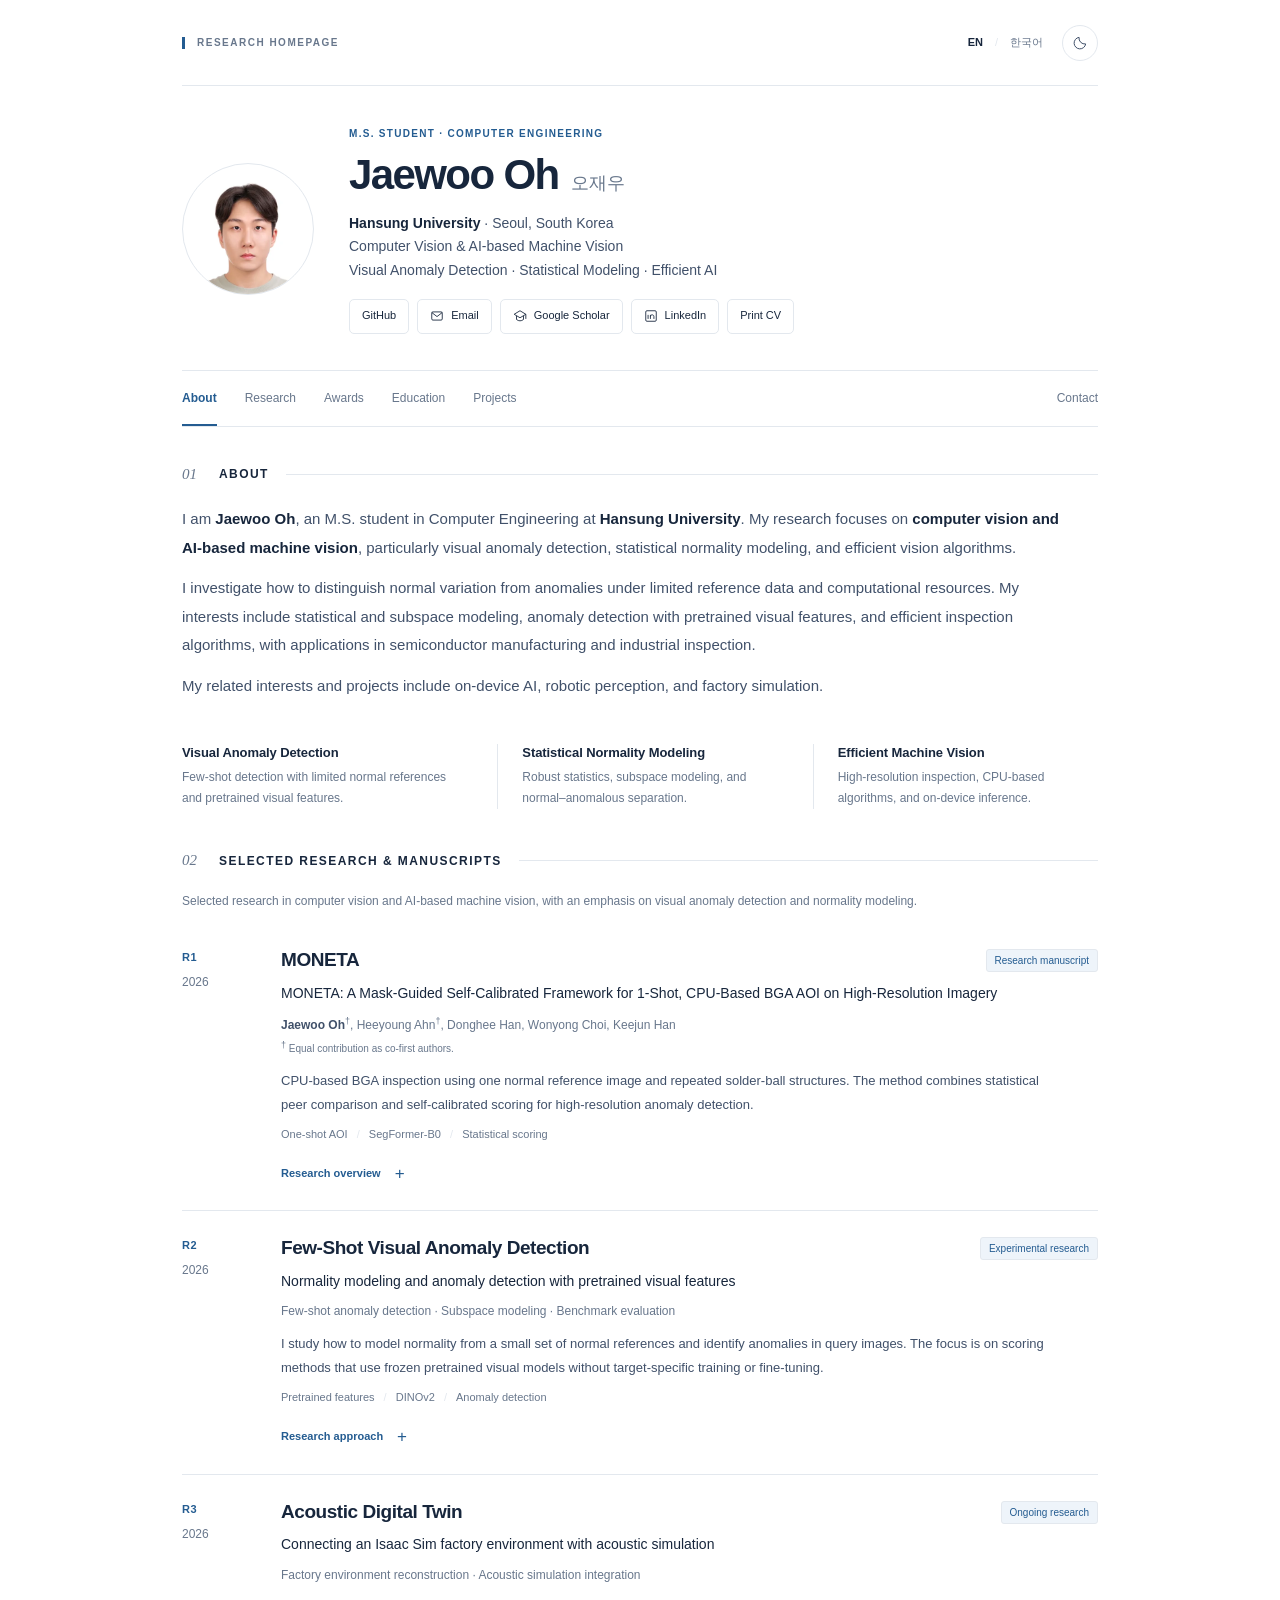
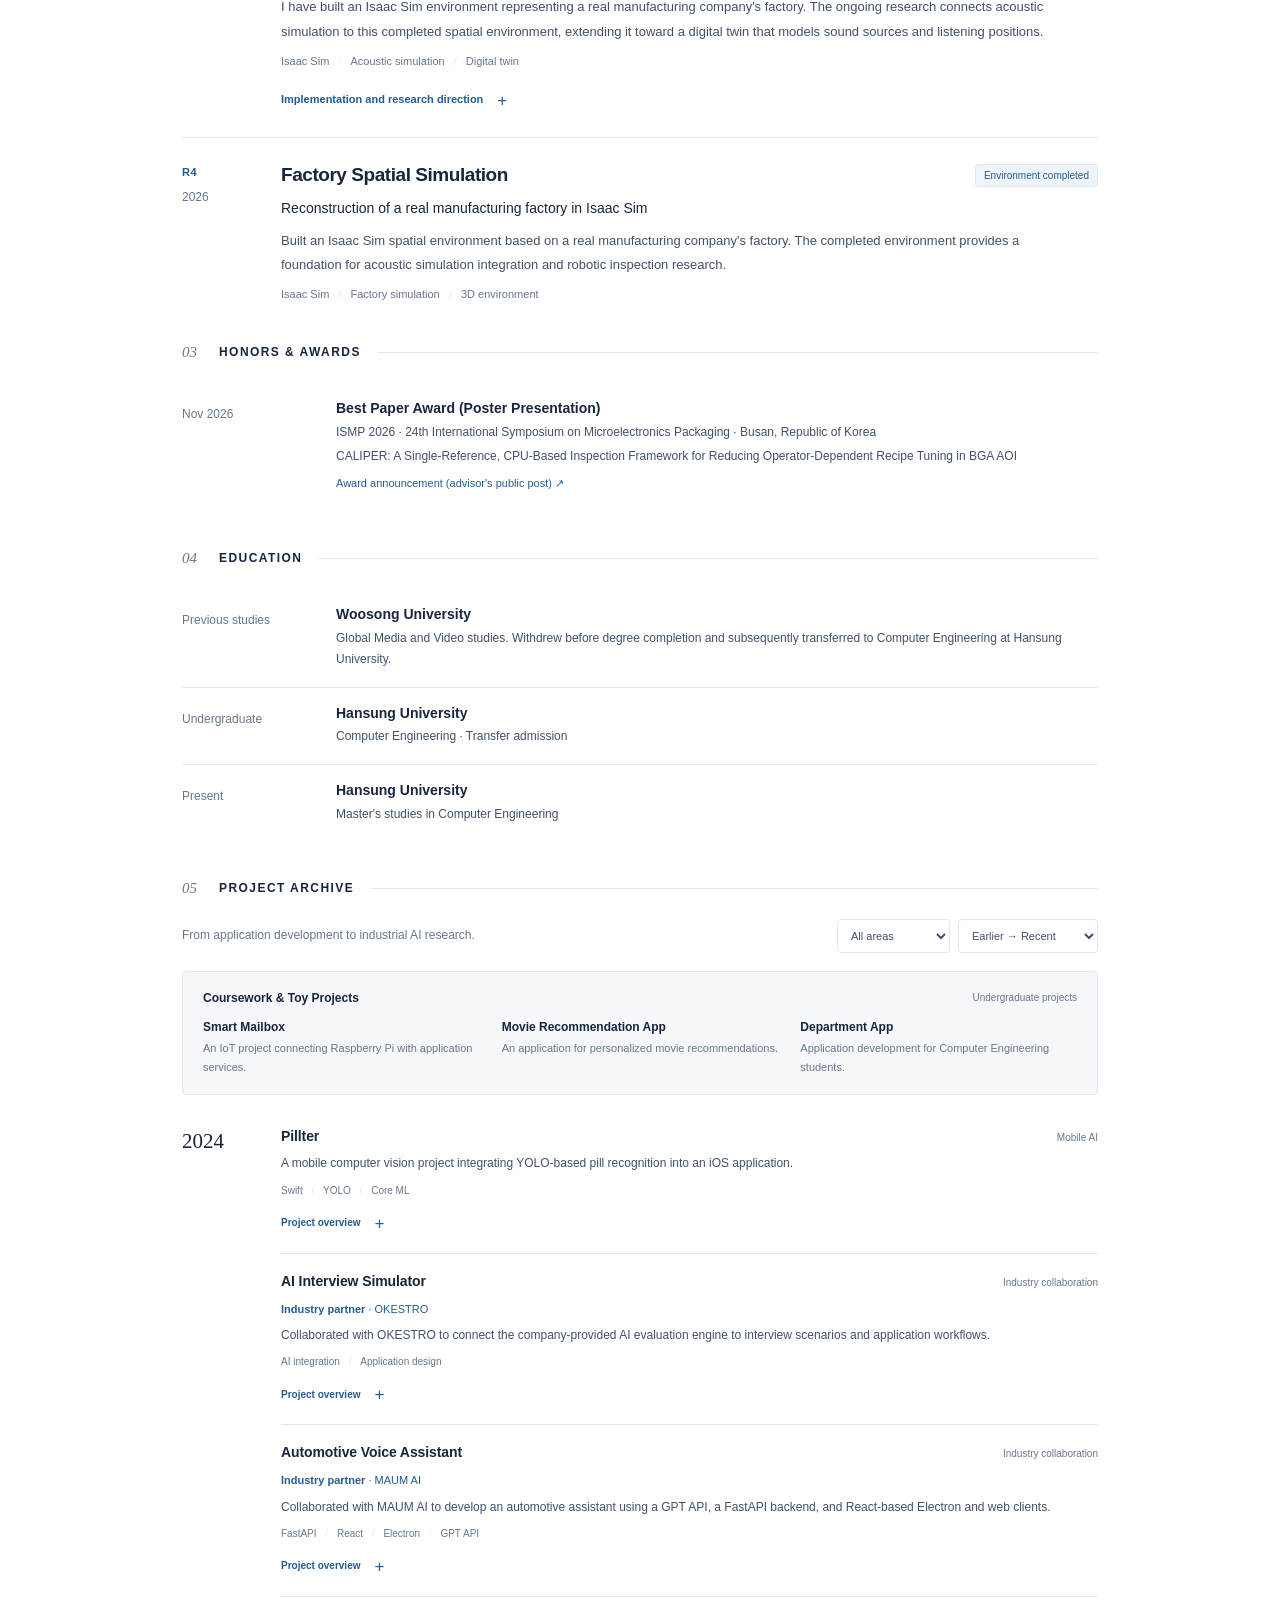
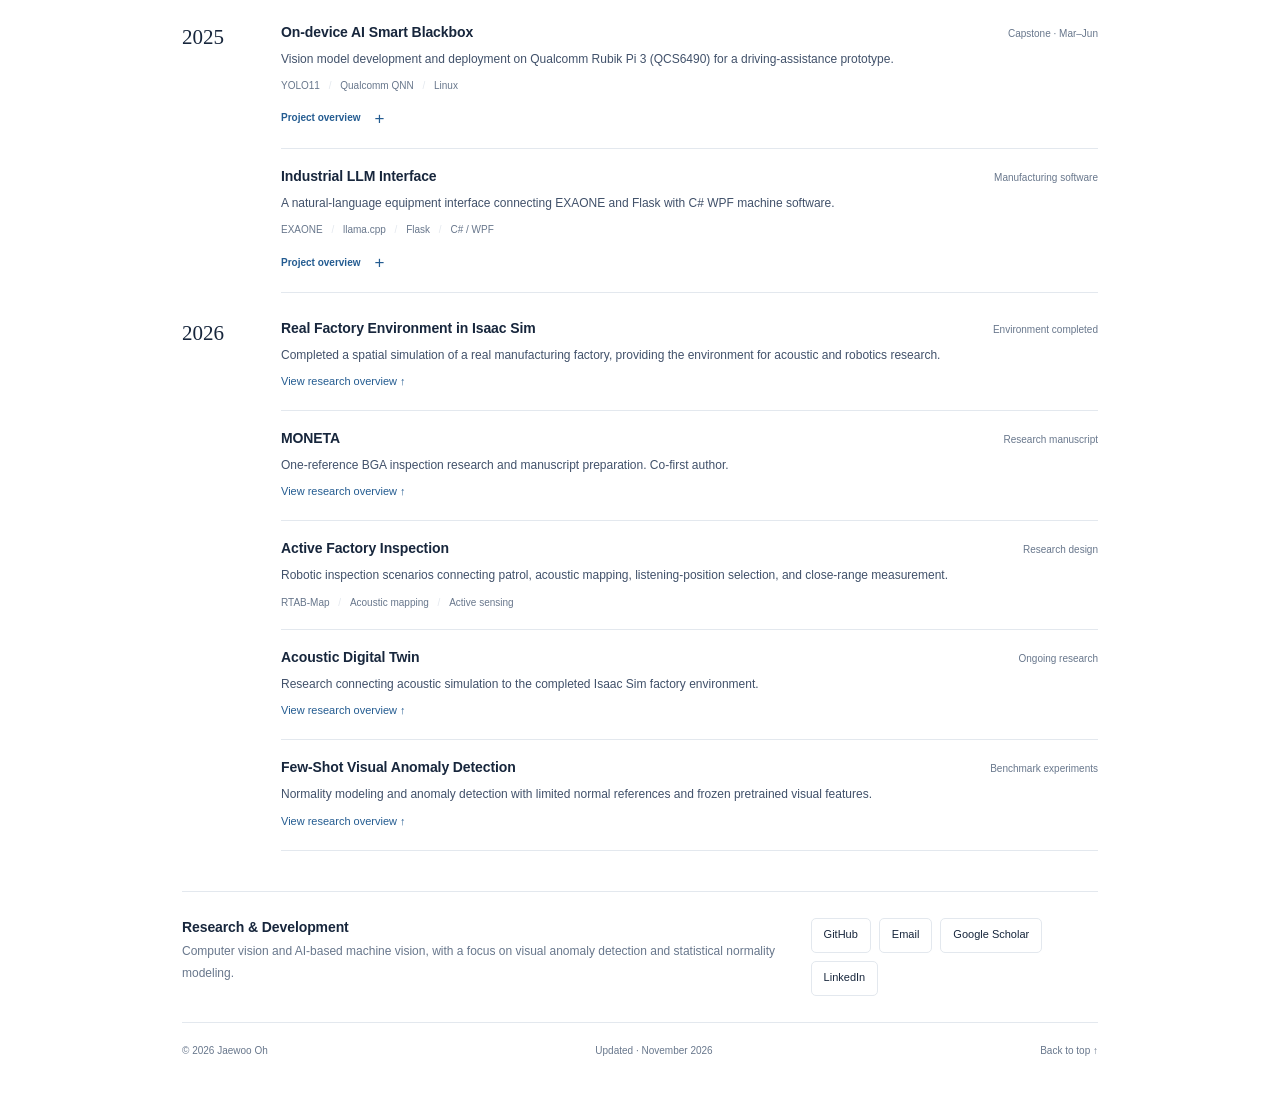
<file: index.html>
<!doctype html>
<html lang="en" class="no-js" data-theme="light">
  <head>
    <meta charset="utf-8">
    <meta name="viewport" content="width=device-width,initial-scale=1">
    <meta name="color-scheme" content="light dark">
    <meta name="theme-color" content="#ffffff">
    <meta name="author" content="Jaewoo Oh">
    <title>Jaewoo Oh · Research Homepage</title>
    <meta name="description" content="Jaewoo Oh, M.S. student in Computer Engineering at Hansung University. Research in computer vision and AI-based machine vision, particularly visual anomaly detection, statistical normality modeling, and efficient vision systems.">
    <meta property="og:type" content="website">
    <meta property="og:title" content="Jaewoo Oh · Research Homepage">
    <meta property="og:description" content="Computer Vision &amp; AI-based Machine Vision · Visual Anomaly Detection">
    <meta property="og:locale" content="en_US">
    <link href="https://jaewoooh.github.io/" rel="canonical">
    <link href="index.html" rel="alternate" hreflang="en">
    <link href="ko.html" rel="alternate" hreflang="ko">
    <link href="data:image/svg+xml,%3Csvg xmlns='http://www.w3.org/2000/svg' viewBox='0 0 64 64'%3E%3Crect width='64' height='64' rx='12' fill='%2317263c'/%3E%3Ctext x='10' y='43' font-family='Arial' font-size='33' fill='white'%3EJO%3C/text%3E%3C/svg%3E" rel="icon">
    <script src="assets/js/theme.js"></script>
    <link href="assets/css/base.css" rel="stylesheet">
    <link href="assets/css/layout.css" rel="stylesheet">
    <link href="assets/css/sections.css" rel="stylesheet">
    <script src="assets/js/site.js" type="module"></script>
  </head>
  <body>
    <a class="skip" href="#about">Skip to content</a>
    <svg class="icon-definitions" aria-hidden="true" xmlns="http://www.w3.org/2000/svg">
      <symbol id="i-mail" viewBox="0 0 24 24">
        <rect height="14" rx="2" width="18" x="3" y="5"></rect>
        <path d="m3 6 9 7 9-7"></path>
      </symbol>
      <symbol id="i-scholar" viewBox="0 0 24 24">
        <path d="m2 9 10-6 10 6-10 6Z"></path>
        <path d="M6 12v6c4 3 8 3 12 0v-6M22 9v8"></path>
      </symbol>
      <symbol id="i-linkedin" viewBox="0 0 24 24">
        <rect height="18" rx="2" width="18" x="3" y="3"></rect>
        <path d="M7 10v7M7 7v.1M11 17v-7m0 3c0-4 6-4 6 0v4"></path>
      </symbol>
    </svg>
    <div id="top" class="shell">
      <div class="utility">
        <span class="utility-title eyebrow">Research homepage</span>
        <div class="tools">
          <nav class="languages" aria-label="Language">
            <a lang="en" href="index.html" aria-current="page" hreflang="en">EN</a>
            <span aria-hidden="true">/</span>
            <a lang="ko" href="ko.html" hreflang="ko">한국어</a>
          </nav>
          <button
            id="theme-toggle"
            class="theme-toggle js-only"
            type="button"
            aria-label="Use dark theme"
            aria-pressed="false"
            data-dark-label="Use dark theme"
            data-light-label="Use light theme"
          >
            <svg class="icon moon" aria-hidden="true" viewBox="0 0 24 24">
              <path d="M20.5 13.4A8.7 8.7 0 0 1 10.6 3.5a8.7 8.7 0 1 0 9.9 9.9Z"></path>
            </svg>
            <svg class="icon sun" aria-hidden="true" viewBox="0 0 24 24">
              <circle cx="12" cy="12" r="4"></circle>
              <path d="M12 2v2m0 16v2M2 12h2m16 0h2M5 5l2 2m10 10 2 2M19 5l-2 2M7 17l-2 2"></path>
            </svg>
          </button>
        </div>
      </div>
      <header class="identity">
        <div
          class="monogram"
          aria-label="Jaewoo Oh initials"
          data-alt="Profile photograph"
          data-photo="assets/profile.webp"
        >
          JO
        </div>
        <div>
          <p class="profile-kicker">M.S. STUDENT · COMPUTER ENGINEERING</p>
          <h1>Jaewoo Oh<span lang="ko">오재우</span></h1>
          <p class="affiliation"><strong>Hansung University</strong> · Seoul, South Korea<br>Computer Vision &amp; AI-based Machine Vision<br>Visual Anomaly Detection · Statistical Modeling · Efficient AI</p>
          <div class="social-links">
            <a class="social-link" href="https://github.com/jaewoooh" rel="noopener noreferrer" target="_blank">GitHub</a>
            <a class="social-link" href="mailto:jae990508@gmail.com"><svg class="icon" aria-hidden="true"><use href="#i-mail"></use></svg>Email</a>
            <a
              class="social-link"
              href="https://scholar.google.com/citations?user=83C5j-cAAAAJ&amp;hl=en"
              rel="noopener noreferrer"
              target="_blank"
            >
              <svg class="icon" aria-hidden="true">
                <use href="#i-scholar"></use>
              </svg>
              Google Scholar
            </a>
            <a
              class="social-link"
              href="https://www.linkedin.com/in/%EC%9E%AC%EC%9A%B0-%EC%98%A4-49683038b/"
              rel="noopener noreferrer"
              target="_blank"
            >
              <svg class="icon" aria-hidden="true">
                <use href="#i-linkedin"></use>
              </svg>
              LinkedIn
            </a>
            <button class="social-link print-btn js-only" type="button">Print CV</button>
          </div>
        </div>
      </header>
      <div class="nav-wrap">
        <nav class="nav" aria-label="Sections">
          <a href="#about">About</a>
          <a href="#research">Research</a>
          <a href="#awards">Awards</a>
          <a href="#education">Education</a>
          <a href="#projects">Projects</a>
          <a class="nav-contact" href="#contact">Contact</a>
        </nav>
      </div>
      <main id="main">
        <section id="about" class="section" aria-labelledby="heading-about">
          <h2 id="heading-about" class="section-title"><span class="section-num">01</span>About</h2>
          <div class="intro">
            <p>I am <strong>Jaewoo Oh</strong>, an M.S. student in Computer Engineering at <strong>Hansung University</strong>. My research focuses on <strong>computer vision and AI-based machine vision</strong>, particularly visual anomaly detection, statistical normality modeling, and efficient vision algorithms.</p>
            <p>I investigate how to distinguish normal variation from anomalies under limited reference data and computational resources. My interests include statistical and subspace modeling, anomaly detection with pretrained visual features, and efficient inspection algorithms, with applications in semiconductor manufacturing and industrial inspection.</p>
            <p>My related interests and projects include on-device AI, robotic perception, and factory simulation.</p>
          </div>
          <div class="interests">
            <div class="interest">
              <h3>Visual Anomaly Detection</h3>
              <p>Few-shot detection with limited normal references and pretrained visual features.</p>
            </div>
            <div class="interest">
              <h3>Statistical Normality Modeling</h3>
              <p>Robust statistics, subspace modeling, and normal–anomalous separation.</p>
            </div>
            <div class="interest">
              <h3>Efficient Machine Vision</h3>
              <p>High-resolution inspection, CPU-based algorithms, and on-device inference.</p>
            </div>
          </div>
        </section>
        <section id="research" class="section" aria-labelledby="heading-research">
          <h2 id="heading-research" class="section-title"><span class="section-num">02</span>Selected Research &amp; Manuscripts</h2>
          <p class="section-lead">Selected research in computer vision and AI-based machine vision, with an emphasis on visual anomaly detection and normality modeling.</p>
          <article id="moneta" class="research-item" aria-labelledby="title-moneta">
            <div class="research-meta">
              <span class="record-id">R1</span>
              <span class="record-year">2026</span>
            </div>
            <div class="record-content">
              <div class="record-header">
                <h3 id="title-moneta">MONETA</h3>
                <span class="status">Research manuscript</span>
              </div>
              <p class="paper-title">MONETA: A Mask-Guided Self-Calibrated Framework for 1-Shot, CPU-Based BGA AOI on
                High-Resolution Imagery</p>
              <p class="role-line"><strong>Jaewoo Oh</strong><sup>†</sup>, Heeyoung Ahn<sup>†</sup>, Donghee Han,
                Wonyong Choi, Keejun Han<br><span class="minor"><sup>†</sup> Equal contribution as co-first
                authors.</span></p>
              <p class="record-summary">CPU-based BGA inspection using one normal reference image and repeated
                solder-ball structures. The method combines statistical peer comparison and self-calibrated scoring for
                high-resolution anomaly detection.</p>
              <p class="keywords"><span>One-shot AOI</span><span>SegFormer-B0</span><span>Statistical scoring</span></p>
              <details class="research-details">
                <summary>Research overview<span class="plus" aria-hidden="true">+</span></summary>
                <div class="detail-body">
                  <p><strong>Problem.</strong> Semiconductor inspection offers limited defect examples and per-pattern
                    normal images. High-resolution imagery also exposes illumination variation and sensor texture.</p>
                  <p><strong>Method.</strong> An offline-trained SegFormer-B0 provides structural masks. The inspection
                    algorithm combines solder-ball peer comparison, Grubbs-based outlier detection, self-calibrated
                    scoring, and multiscale analysis.</p>
                  <p><strong>Contribution.</strong> Inspection methodology, experimental evaluation, and joint
                    manuscript preparation. The one-reference setup applies to inspection; the mask network is trained
                    separately.</p>
                </div>
              </details>
            </div>
          </article>
          <article id="c1" class="research-item" aria-labelledby="title-c1">
            <div class="research-meta">
              <span class="record-id">R2</span>
              <span class="record-year">2026</span>
            </div>
            <div class="record-content">
              <div class="record-header">
                <h3 id="title-c1">Few-Shot Visual Anomaly Detection</h3>
                <span class="status">Experimental research</span>
              </div>
              <p class="paper-title">Normality modeling and anomaly detection with pretrained visual features</p>
              <p class="role-line">Few-shot anomaly detection · Subspace modeling · Benchmark evaluation</p>
              <p class="record-summary">I study how to model normality from a small set of normal references and identify anomalies in query images. The focus is on scoring methods that use frozen pretrained visual models without target-specific training or fine-tuning.</p>
              <p class="keywords"><span>Pretrained features</span><span>DINOv2</span><span>Anomaly detection</span></p>
              <details class="research-details">
                <summary>Research approach<span class="plus" aria-hidden="true">+</span></summary>
                <div class="detail-body">
                  <p><strong>Approach.</strong> Use pretrained models such as DINOv2 as feature extractors and compute
                    anomaly scores from relationships between normal reference and query features.</p>
                  <p><strong>Evaluation.</strong> Compare performance across backbone sizes and input resolutions on
                    MVTec AD and VisA.</p>
                  <p><strong>Training scope.</strong> The backbone has been pretrained; it is not trained or fine-tuned
                    further for the target anomaly detection task.</p>
                </div>
              </details>
            </div>
          </article>
          <article id="acoustic" class="research-item" aria-labelledby="title-acoustic">
            <div class="research-meta">
              <span class="record-id">R3</span>
              <span class="record-year">2026</span>
            </div>
            <div class="record-content">
              <div class="record-header">
                <h3 id="title-acoustic">Acoustic Digital Twin</h3>
                <span class="status">Ongoing research</span>
              </div>
              <p class="paper-title">Connecting an Isaac Sim factory environment with acoustic simulation</p>
              <p class="role-line">Factory environment reconstruction · Acoustic simulation integration</p>
              <p class="record-summary">I have built an Isaac Sim environment representing a real manufacturing
                company's factory. The ongoing research connects acoustic simulation to this completed spatial
                environment, extending it toward a digital twin that models sound sources and listening positions.</p>
              <p class="keywords"><span>Isaac Sim</span><span>Acoustic simulation</span><span>Digital twin</span></p>
              <details class="research-details">
                <summary>Implementation and research direction<span class="plus" aria-hidden="true">+</span></summary>
                <div class="detail-body">
                  <p><strong>Completed.</strong> An Isaac Sim spatial simulation environment based on an actual
                    manufacturing factory.</p>
                  <p><strong>In progress.</strong> Integrating acoustic simulation with the factory environment to model
                    sound sources, listening locations, and propagation.</p>
                  <p><strong>Intended use.</strong> A simulation foundation for factory patrol, listening-position
                    selection, and machine condition monitoring.</p>
                </div>
              </details>
            </div>
          </article>
          <article id="factory-simulation" class="research-item" aria-labelledby="title-factory-simulation">
            <div class="research-meta">
              <span class="record-id">R4</span>
              <span class="record-year">2026</span>
            </div>
            <div class="record-content">
              <div class="record-header">
                <h3 id="title-factory-simulation">Factory Spatial Simulation</h3>
                <span class="status">Environment completed</span>
              </div>
              <p class="paper-title">Reconstruction of a real manufacturing factory in Isaac Sim</p>
              <p class="record-summary">Built an Isaac Sim spatial environment based on a real manufacturing company's
                factory. The completed environment provides a foundation for acoustic simulation integration and robotic
                inspection research.</p>
              <p class="keywords"><span>Isaac Sim</span><span>Factory simulation</span><span>3D environment</span></p>
            </div>
          </article>
        </section>
        <section id="awards" class="section" aria-labelledby="heading-awards">
          <h2 id="heading-awards" class="section-title"><span class="section-num">03</span>Honors &amp; Awards</h2>
          <div class="fact-row">
            <p class="fact-label">Nov 2026</p>
            <div>
              <h3>Best Paper Award (Poster Presentation)</h3>
              <p>ISMP 2026 · 24th International Symposium on Microelectronics Packaging · Busan, Republic of Korea</p>
              <p>CALIPER: A Single-Reference, CPU-Based Inspection Framework for Reducing Operator-Dependent Recipe Tuning in BGA AOI</p>
              <a class="project-reference" href="https://kr.linkedin.com/posts/keejun-han-ph-d-a763b176_aireinventshbm-ismp2026-youngscientistaward-activity-7525498549485195264-hluK" rel="noopener noreferrer" target="_blank">Award announcement (advisor's public post) ↗</a>
            </div>
          </div>
        </section>
        <section id="education" class="section" aria-labelledby="heading-education">
          <h2 id="heading-education" class="section-title"><span class="section-num">04</span>Education</h2>
          <div class="fact-row">
            <p class="fact-label">Previous studies</p>
            <div>
              <h3>Woosong University</h3>
              <p>Global Media and Video studies. Withdrew before degree completion and subsequently transferred to
                Computer Engineering at Hansung University.</p>
            </div>
          </div>
          <div class="fact-row">
            <p class="fact-label">Undergraduate</p>
            <div>
              <h3>Hansung University</h3>
              <p>Computer Engineering · Transfer admission</p>
            </div>
          </div>
          <div class="fact-row">
            <p class="fact-label">Present</p>
            <div>
              <h3>Hansung University</h3>
              <p>Master's studies in Computer Engineering</p>
            </div>
          </div>
        </section>
        <section id="projects" class="section" aria-labelledby="heading-projects">
          <h2 id="heading-projects" class="section-title"><span class="section-num">05</span>Project Archive</h2>
          <div class="archive-heading">
            <p>From application development to industrial AI research.</p>
            <div class="archive-controls js-only">
              <label class="sr-only" for="project-filter">Project area</label>
              <select id="project-filter">
                <option value="all">All areas</option>
                <option value="app">Apps / Web</option>
                <option value="edge">Edge / IoT</option>
                <option value="llm">LLM</option>
                <option value="research">Research</option>
              </select>
              <label class="sr-only" for="project-order">Year order</label>
              <select id="project-order">
                <option value="asc">Earlier → Recent</option>
                <option value="desc">Recent → Earlier</option>
              </select>
            </div>
          </div>
          <p id="archive-announcement" class="sr-only" aria-live="polite" data-label="{count} projects displayed"></p>
          <div id="foundations" class="foundation">
            <div class="foundation-top">
              <h3>Coursework &amp; Toy Projects</h3>
              <span>Undergraduate projects</span>
            </div>
            <div class="foundation-list">
              <article data-category="edge">
                <h4>Smart Mailbox</h4>
                <p>An IoT project connecting Raspberry Pi with application services.</p>
              </article>
              <article data-category="app">
                <h4>Movie Recommendation App</h4>
                <p>An application for personalized movie recommendations.</p>
              </article>
              <article data-category="app">
                <h4>Department App</h4>
                <p>Application development for Computer Engineering students.</p>
              </article>
            </div>
          </div>
          <div id="dated-projects">
            <section class="year-group" aria-labelledby="year-2024" data-year="2024">
              <h3 id="year-2024" class="year-heading">2024</h3>
              <div class="year-projects">
                <article id="project-pillter" class="project-item" data-category="app edge">
                  <div class="project-header">
                    <h4>Pillter</h4>
                    <span class="project-type">Mobile AI</span>
                  </div>
                  <p>A mobile computer vision project integrating YOLO-based pill recognition into an iOS
                    application.</p>
                  <p class="keywords"><span>Swift</span><span>YOLO</span><span>Core ML</span></p>
                  <details class="research-details">
                    <summary>Project overview<span class="plus" aria-hidden="true">+</span></summary>
                    <div class="detail-body">
                      <p>Developed the pill recognition model and integrated inference results into the iOS
                        application.</p>
                    </div>
                  </details>
                </article>
                <article id="project-interview" class="project-item" data-category="app llm">
                  <div class="project-header">
                    <h4>AI Interview Simulator</h4>
                    <span class="project-type">Industry collaboration</span>
                  </div>
                  <p class="partner-line"><strong>Industry partner</strong> · OKESTRO</p>
                  <p>Collaborated with OKESTRO to connect the company-provided AI evaluation engine to interview
                    scenarios and application workflows.</p>
                  <p class="keywords"><span>AI integration</span><span>Application design</span></p>
                  <details class="research-details">
                    <summary>Project overview<span class="plus" aria-hidden="true">+</span></summary>
                    <div class="detail-body">
                      <p>Integrated the company's AI evaluation engine with the user interface and developed an
                        application organized around interview scenarios.</p>
                    </div>
                  </details>
                </article>
                <article id="project-automotive" class="project-item" data-category="app llm">
                  <div class="project-header">
                    <h4>Automotive Voice Assistant</h4>
                    <span class="project-type">Industry collaboration</span>
                  </div>
                  <p class="partner-line"><strong>Industry partner</strong> · MAUM AI</p>
                  <p>Collaborated with MAUM AI to develop an automotive assistant using a GPT API, a FastAPI backend,
                    and React-based Electron and web clients.</p>
                  <p class="keywords"><span>FastAPI</span><span>React</span><span>Electron</span><span>GPT
                    API</span></p>
                  <details class="research-details">
                    <summary>Project overview<span class="plus" aria-hidden="true">+</span></summary>
                    <div class="detail-body">
                      <p>Connected voice interaction, backend APIs, and client interfaces. MAUM AI was the collaboration
                        partner; the GPT API was a model service used in the application.</p>
                    </div>
                  </details>
                </article>
              </div>
            </section>
            <section class="year-group" aria-labelledby="year-2025" data-year="2025">
              <h3 id="year-2025" class="year-heading">2025</h3>
              <div class="year-projects">
                <article id="project-blackbox" class="project-item" data-category="edge">
                  <div class="project-header">
                    <h4>On-device AI Smart Blackbox</h4>
                    <span class="project-type">Capstone · Mar–Jun</span>
                  </div>
                  <p>Vision model development and deployment on Qualcomm Rubik Pi 3 (QCS6490) for a driving-assistance
                    prototype.</p>
                  <p class="keywords"><span>YOLO11</span><span>Qualcomm QNN</span><span>Linux</span></p>
                  <details class="research-details">
                    <summary>Project overview<span class="plus" aria-hidden="true">+</span></summary>
                    <div class="detail-body">
                      <p>Worked on model and data preparation, device runtime setup, and accelerator deployment for
                        local, on-device perception.</p>
                    </div>
                  </details>
                </article>
                <article id="project-industrial-llm" class="project-item" data-category="llm">
                  <div class="project-header">
                    <h4>Industrial LLM Interface</h4>
                    <span class="project-type">Manufacturing software</span>
                  </div>
                  <p>A natural-language equipment interface connecting EXAONE and Flask with C# WPF machine
                    software.</p>
                  <p class="keywords"><span>EXAONE</span><span>llama.cpp</span><span>Flask</span><span>C# /
                    WPF</span></p>
                  <details class="research-details">
                    <summary>Project overview<span class="plus" aria-hidden="true">+</span></summary>
                    <div class="detail-body">
                      <p>Implemented the path from language input to equipment function calls, and analyzed compound
                        commands, JSON formatting, and recipe-execution errors. The interface supports operator training
                        and assisted equipment operation.</p>
                    </div>
                  </details>
                </article>
              </div>
            </section>
            <section class="year-group" aria-labelledby="year-2026" data-year="2026">
              <h3 id="year-2026" class="year-heading">2026</h3>
              <div class="year-projects">
                <article id="project-factory-simulation" class="project-item" data-category="research">
                  <div class="project-header">
                    <h4>Real Factory Environment in Isaac Sim</h4>
                    <span class="project-type">Environment completed</span>
                  </div>
                  <p>Completed a spatial simulation of a real manufacturing factory, providing the environment for
                    acoustic and robotics research.</p>
                  <a class="project-reference" href="#factory-simulation">View research overview ↑</a>
                </article>
                <article id="project-moneta-archive" class="project-item" data-category="research">
                  <div class="project-header">
                    <h4>MONETA</h4>
                    <span class="project-type">Research manuscript</span>
                  </div>
                  <p>One-reference BGA inspection research and manuscript preparation. Co-first author.</p>
                  <a class="project-reference" href="#moneta">View research overview ↑</a>
                </article>
                <article id="project-inspection" class="project-item" data-category="research">
                  <div class="project-header">
                    <h4>Active Factory Inspection</h4>
                    <span class="project-type">Research design</span>
                  </div>
                  <p>Robotic inspection scenarios connecting patrol, acoustic mapping, listening-position selection, and
                    close-range measurement.</p>
                  <p class="keywords"><span>RTAB-Map</span><span>Acoustic mapping</span><span>Active sensing</span></p>
                </article>
                <article id="project-acoustic-archive" class="project-item" data-category="research">
                  <div class="project-header">
                    <h4>Acoustic Digital Twin</h4>
                    <span class="project-type">Ongoing research</span>
                  </div>
                  <p>Research connecting acoustic simulation to the completed Isaac Sim factory environment.</p>
                  <a class="project-reference" href="#acoustic">View research overview ↑</a>
                </article>
                <article id="project-c1-archive" class="project-item" data-category="research">
                  <div class="project-header">
                    <h4>Few-Shot Visual Anomaly Detection</h4>
                    <span class="project-type">Benchmark experiments</span>
                  </div>
                  <p>Normality modeling and anomaly detection with limited normal references and frozen pretrained visual features.</p>
                  <a class="project-reference" href="#c1">View research overview ↑</a>
                </article>
              </div>
            </section>
          </div>
          <p id="archive-empty" class="empty" hidden="">No projects match the selected area.</p>
        </section>
      </main>
      <section id="contact" class="contact">
        <div>
          <h2>Research &amp; Development</h2>
          <p>Computer vision and AI-based machine vision, with a focus on visual anomaly detection and statistical normality modeling.</p>
        </div>
        <div class="social-links">
          <a class="social-link" href="https://github.com/jaewoooh" rel="noopener noreferrer" target="_blank">GitHub</a>
          <a class="social-link" href="mailto:jae990508@gmail.com">Email</a>
          <a
            class="social-link"
            href="https://scholar.google.com/citations?user=83C5j-cAAAAJ&amp;hl=en"
            rel="noopener noreferrer"
            target="_blank"
          >Google Scholar</a>
          <a
            class="social-link"
            href="https://www.linkedin.com/in/%EC%9E%AC%EC%9A%B0-%EC%98%A4-49683038b/"
            rel="noopener noreferrer"
            target="_blank"
          >LinkedIn</a>
        </div>
      </section>
      <footer class="footer">
        <span>© 2026 Jaewoo Oh</span>
        <span>Updated · November 2026</span>
        <a href="#top">Back to top ↑</a>
      </footer>
    </div>
  </body>
</html>
</file>
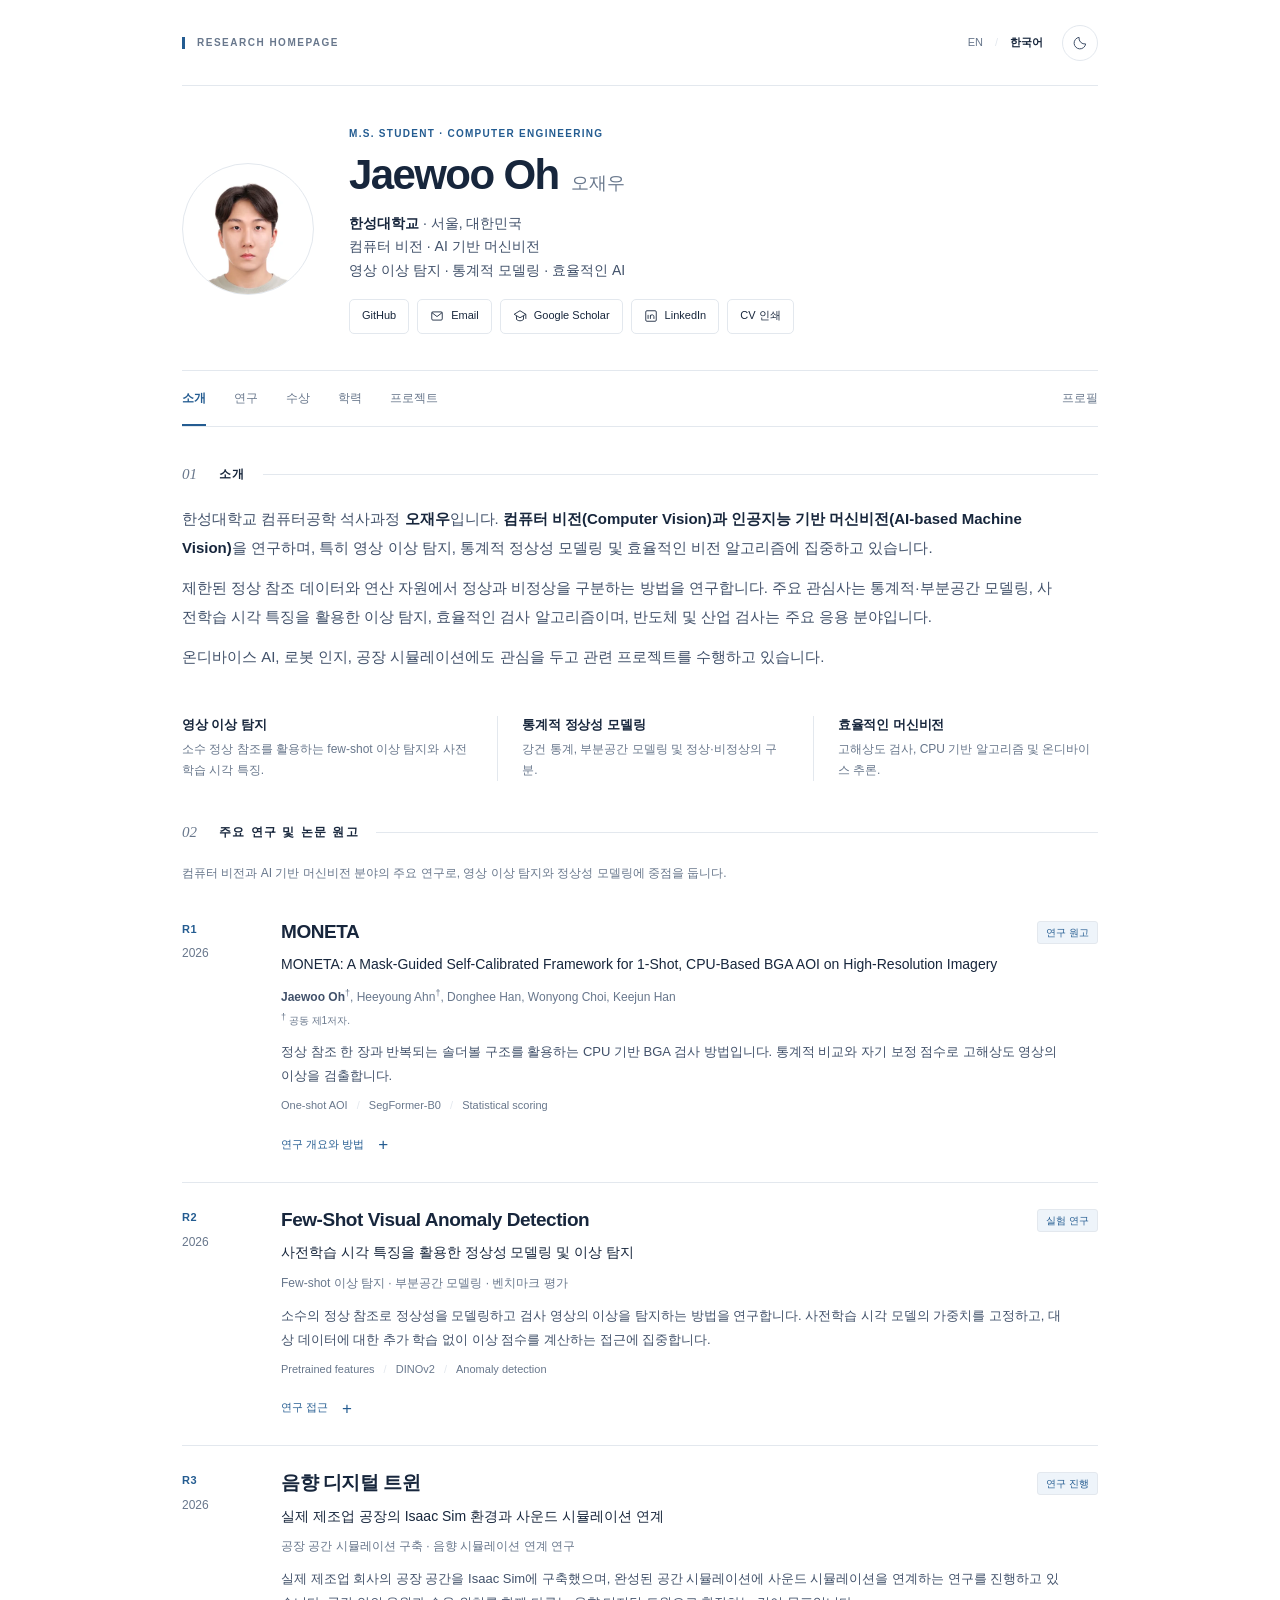
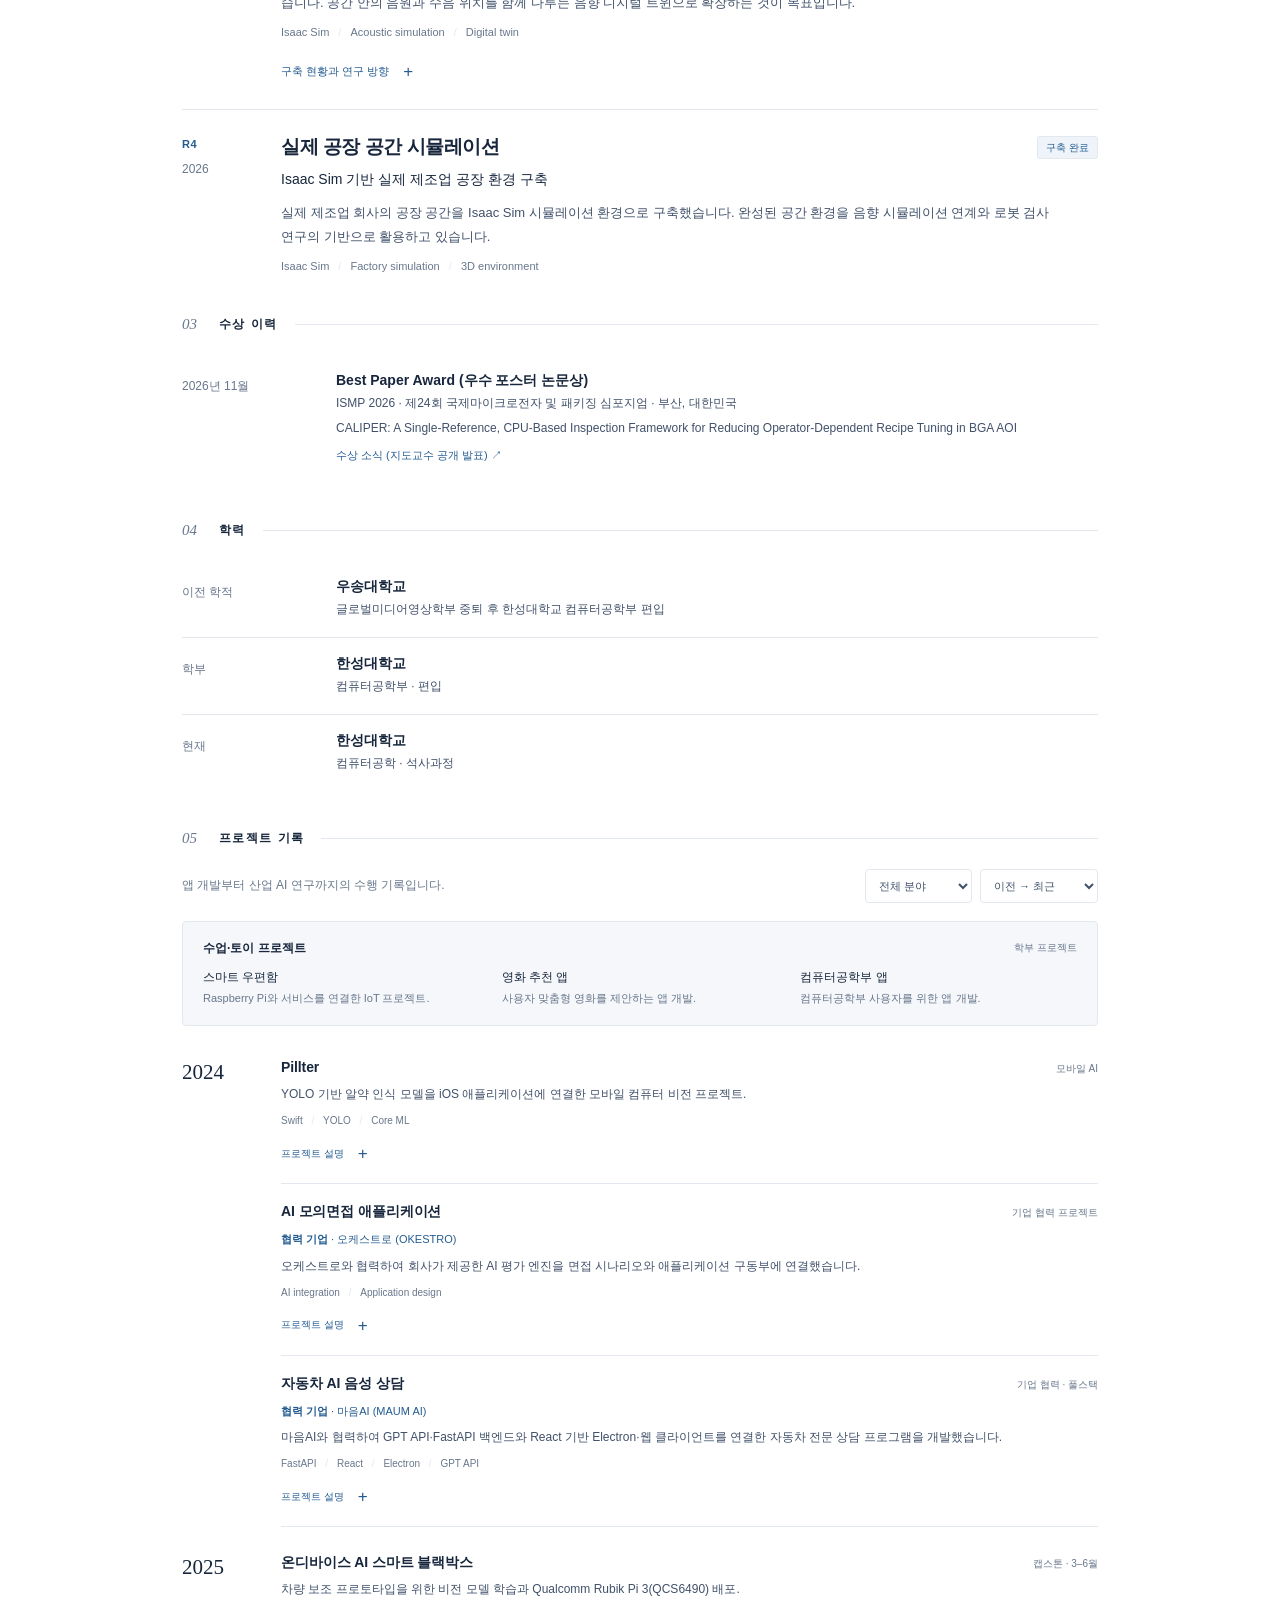
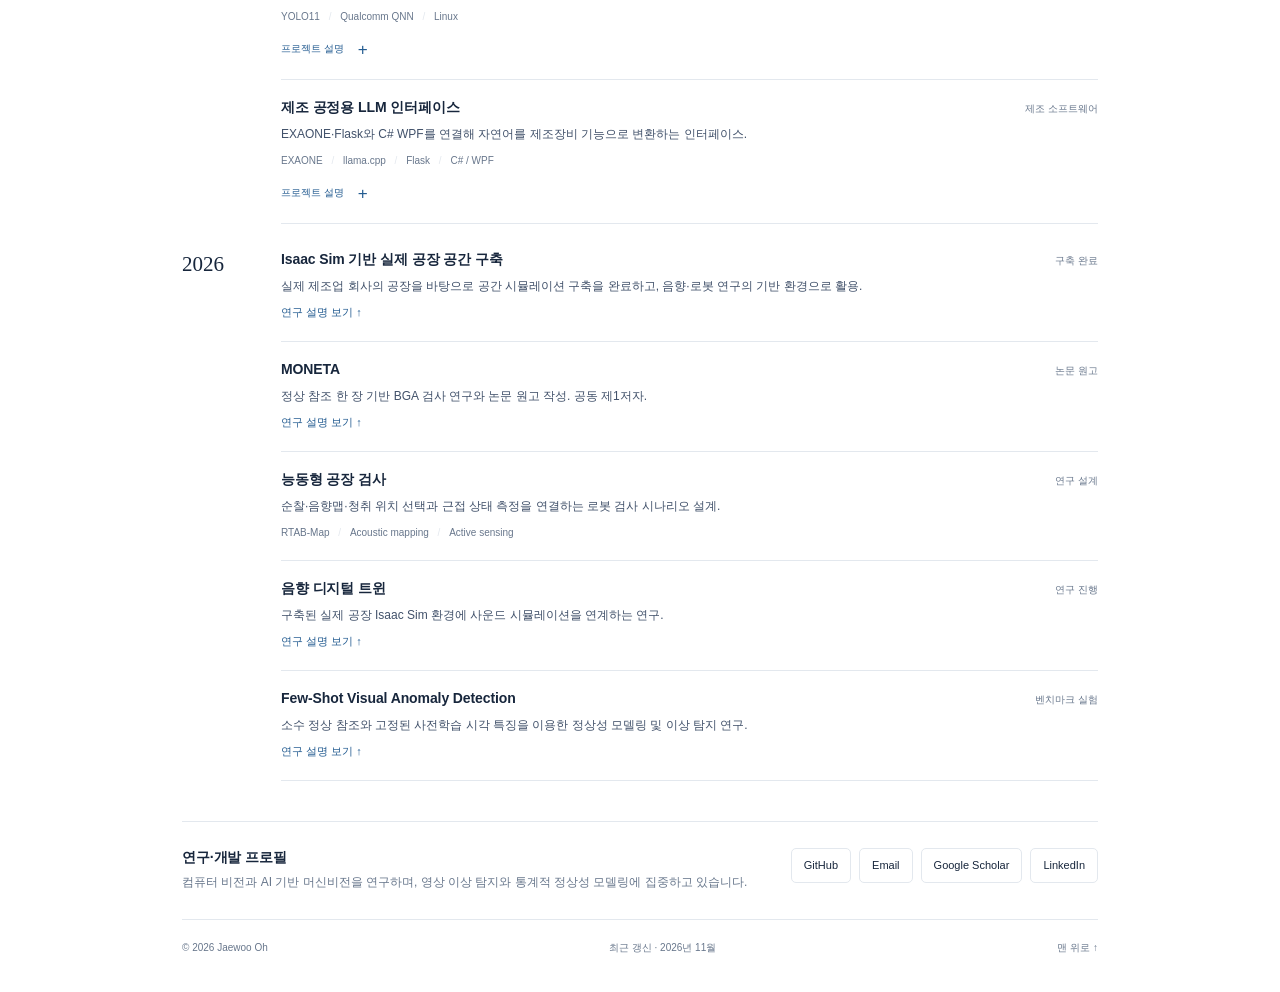
<file: ko.html>
<!doctype html>
<html lang="ko" class="no-js" data-theme="light">
  <head>
    <meta charset="utf-8">
    <meta name="viewport" content="width=device-width,initial-scale=1">
    <meta name="color-scheme" content="light dark">
    <meta name="theme-color" content="#ffffff">
    <meta name="author" content="Jaewoo Oh">
    <title>Jaewoo Oh · 오재우 연구 홈페이지</title>
    <meta name="description" content="한성대학교 컴퓨터공학 석사과정 오재우. 컴퓨터 비전과 인공지능 기반 머신비전, 영상 이상 탐지, 통계적 정상성 모델링 및 효율적인 비전 알고리즘 연구.">
    <meta property="og:type" content="website">
    <meta property="og:title" content="Jaewoo Oh · 오재우 연구 홈페이지">
    <meta property="og:description" content="컴퓨터 비전 · AI 기반 머신비전 · 영상 이상 탐지">
    <meta property="og:locale" content="ko_KR">
    <link href="https://jaewoooh.github.io/ko.html" rel="canonical">
    <link href="index.html" rel="alternate" hreflang="en">
    <link href="ko.html" rel="alternate" hreflang="ko">
    <link href="data:image/svg+xml,%3Csvg xmlns='http://www.w3.org/2000/svg' viewBox='0 0 64 64'%3E%3Crect width='64' height='64' rx='12' fill='%2317263c'/%3E%3Ctext x='10' y='43' font-family='Arial' font-size='33' fill='white'%3EJO%3C/text%3E%3C/svg%3E" rel="icon">
    <script src="assets/js/theme.js"></script>
    <link href="assets/css/base.css" rel="stylesheet">
    <link href="assets/css/layout.css" rel="stylesheet">
    <link href="assets/css/sections.css" rel="stylesheet">
    <script src="assets/js/site.js" type="module"></script>
  </head>
  <body>
    <a class="skip" href="#about">본문으로 바로가기</a>
    <svg class="icon-definitions" aria-hidden="true" xmlns="http://www.w3.org/2000/svg">
      <symbol id="i-mail" viewBox="0 0 24 24">
        <rect height="14" rx="2" width="18" x="3" y="5"></rect>
        <path d="m3 6 9 7 9-7"></path>
      </symbol>
      <symbol id="i-scholar" viewBox="0 0 24 24">
        <path d="m2 9 10-6 10 6-10 6Z"></path>
        <path d="M6 12v6c4 3 8 3 12 0v-6M22 9v8"></path>
      </symbol>
      <symbol id="i-linkedin" viewBox="0 0 24 24">
        <rect height="18" rx="2" width="18" x="3" y="3"></rect>
        <path d="M7 10v7M7 7v.1M11 17v-7m0 3c0-4 6-4 6 0v4"></path>
      </symbol>
    </svg>
    <div id="top" class="shell">
      <div class="utility">
        <span class="utility-title eyebrow">Research homepage</span>
        <div class="tools">
          <nav class="languages" aria-label="언어 선택">
            <a lang="en" href="index.html" hreflang="en">EN</a>
            <span aria-hidden="true">/</span>
            <a lang="ko" href="ko.html" aria-current="page" hreflang="ko">한국어</a>
          </nav>
          <button
            id="theme-toggle"
            class="theme-toggle js-only"
            type="button"
            aria-label="다크 모드로 전환"
            aria-pressed="false"
            data-dark-label="다크 모드로 전환"
            data-light-label="라이트 모드로 전환"
          >
            <svg class="icon moon" aria-hidden="true" viewBox="0 0 24 24">
              <path d="M20.5 13.4A8.7 8.7 0 0 1 10.6 3.5a8.7 8.7 0 1 0 9.9 9.9Z"></path>
            </svg>
            <svg class="icon sun" aria-hidden="true" viewBox="0 0 24 24">
              <circle cx="12" cy="12" r="4"></circle>
              <path d="M12 2v2m0 16v2M2 12h2m16 0h2M5 5l2 2m10 10 2 2M19 5l-2 2M7 17l-2 2"></path>
            </svg>
          </button>
        </div>
      </div>
      <header class="identity">
        <div class="monogram" aria-label="Jaewoo Oh initials" data-alt="프로필 사진" data-photo="assets/profile.webp">
          JO
        </div>
        <div>
          <p class="profile-kicker">M.S. STUDENT · COMPUTER ENGINEERING</p>
          <h1>Jaewoo Oh<span lang="ko">오재우</span></h1>
          <p class="affiliation"><strong>한성대학교</strong> · 서울, 대한민국<br>컴퓨터 비전 · AI 기반 머신비전<br>영상 이상 탐지 · 통계적 모델링 · 효율적인 AI</p>
          <div class="social-links">
            <a class="social-link" href="https://github.com/jaewoooh" rel="noopener noreferrer" target="_blank">GitHub</a>
            <a class="social-link" href="mailto:jae990508@gmail.com"><svg class="icon" aria-hidden="true"><use href="#i-mail"></use></svg>Email</a>
            <a
              class="social-link"
              href="https://scholar.google.com/citations?user=83C5j-cAAAAJ&amp;hl=ko"
              rel="noopener noreferrer"
              target="_blank"
            >
              <svg class="icon" aria-hidden="true">
                <use href="#i-scholar"></use>
              </svg>
              Google Scholar
            </a>
            <a
              class="social-link"
              href="https://www.linkedin.com/in/%EC%9E%AC%EC%9A%B0-%EC%98%A4-49683038b/"
              rel="noopener noreferrer"
              target="_blank"
            >
              <svg class="icon" aria-hidden="true">
                <use href="#i-linkedin"></use>
              </svg>
              LinkedIn
            </a>
            <button class="social-link print-btn js-only" type="button">CV 인쇄</button>
          </div>
        </div>
      </header>
      <div class="nav-wrap">
        <nav class="nav" aria-label="섹션 메뉴">
          <a href="#about">소개</a>
          <a href="#research">연구</a>
          <a href="#awards">수상</a>
          <a href="#education">학력</a>
          <a href="#projects">프로젝트</a>
          <a class="nav-contact" href="#contact">프로필</a>
        </nav>
      </div>
      <main id="main">
        <section id="about" class="section" aria-labelledby="heading-about">
          <h2 id="heading-about" class="section-title"><span class="section-num">01</span>소개</h2>
          <div class="intro">
            <p>한성대학교 컴퓨터공학 석사과정 <strong>오재우</strong>입니다. <strong>컴퓨터 비전(Computer Vision)과 인공지능 기반 머신비전(AI-based Machine Vision)</strong>을 연구하며, 특히 영상 이상 탐지, 통계적 정상성 모델링 및 효율적인 비전 알고리즘에 집중하고 있습니다.</p>
            <p>제한된 정상 참조 데이터와 연산 자원에서 정상과 비정상을 구분하는 방법을 연구합니다. 주요 관심사는 통계적·부분공간 모델링, 사전학습 시각 특징을 활용한 이상 탐지, 효율적인 검사 알고리즘이며, 반도체 및 산업 검사는 주요 응용 분야입니다.</p>
            <p>온디바이스 AI, 로봇 인지, 공장 시뮬레이션에도 관심을 두고 관련 프로젝트를 수행하고 있습니다.</p>
          </div>
          <div class="interests">
            <div class="interest">
              <h3>영상 이상 탐지</h3>
              <p>소수 정상 참조를 활용하는 few-shot 이상 탐지와 사전학습 시각 특징.</p>
            </div>
            <div class="interest">
              <h3>통계적 정상성 모델링</h3>
              <p>강건 통계, 부분공간 모델링 및 정상·비정상의 구분.</p>
            </div>
            <div class="interest">
              <h3>효율적인 머신비전</h3>
              <p>고해상도 검사, CPU 기반 알고리즘 및 온디바이스 추론.</p>
            </div>
          </div>
        </section>
        <section id="research" class="section" aria-labelledby="heading-research">
          <h2 id="heading-research" class="section-title"><span class="section-num">02</span>주요 연구 및 논문 원고</h2>
          <p class="section-lead">컴퓨터 비전과 AI 기반 머신비전 분야의 주요 연구로, 영상 이상 탐지와 정상성 모델링에 중점을 둡니다.</p>
          <article id="moneta" class="research-item" aria-labelledby="title-moneta">
            <div class="research-meta">
              <span class="record-id">R1</span>
              <span class="record-year">2026</span>
            </div>
            <div class="record-content">
              <div class="record-header">
                <h3 id="title-moneta">MONETA</h3>
                <span class="status">연구 원고</span>
              </div>
              <p class="paper-title">MONETA: A Mask-Guided Self-Calibrated Framework for 1-Shot, CPU-Based BGA AOI on
                High-Resolution Imagery</p>
              <p class="role-line"><strong>Jaewoo Oh</strong><sup>†</sup>, Heeyoung Ahn<sup>†</sup>, Donghee Han,
                Wonyong Choi, Keejun Han<br><span class="minor"><sup>†</sup> 공동 제1저자.</span></p>
              <p class="record-summary">정상 참조 한 장과 반복되는 솔더볼 구조를 활용하는 CPU 기반 BGA 검사 방법입니다. 통계적 비교와 자기 보정 점수로 고해상도 영상의 이상을
                검출합니다.</p>
              <p class="keywords"><span>One-shot AOI</span><span>SegFormer-B0</span><span>Statistical scoring</span></p>
              <details class="research-details">
                <summary>연구 개요와 방법<span class="plus" aria-hidden="true">+</span></summary>
                <div class="detail-body">
                  <p><strong>문제.</strong> 반도체 검사에서는 결함 사례와 패턴별 정상 데이터를 충분히 확보하기 어렵습니다. 고해상도 영상에서는 조명 변화와 센서 텍스처 같은 작은
                    변동도 함께 다뤄야 합니다.</p>
                  <p><strong>방법.</strong> 오프라인에서 학습한 SegFormer-B0의 구조 마스크를 사용합니다. 검사 단계에서는 솔더볼 간 비교, Grubbs 기반 이상치 탐지,
                    자기 보정 점수, 다중 스케일 분석을 결합합니다.</p>
                  <p><strong>기여.</strong> BGA 검사 방법론과 실험 평가, 공동 논문 원고 작성. 정상 참조 한 장은 검사 설정 기준이며, 마스크 네트워크는 별도로
                    학습합니다.</p>
                </div>
              </details>
            </div>
          </article>
          <article id="c1" class="research-item" aria-labelledby="title-c1">
            <div class="research-meta">
              <span class="record-id">R2</span>
              <span class="record-year">2026</span>
            </div>
            <div class="record-content">
              <div class="record-header">
                <h3 id="title-c1">Few-Shot Visual Anomaly Detection</h3>
                <span class="status">실험 연구</span>
              </div>
              <p class="paper-title">사전학습 시각 특징을 활용한 정상성 모델링 및 이상 탐지</p>
              <p class="role-line">Few-shot 이상 탐지 · 부분공간 모델링 · 벤치마크 평가</p>
              <p class="record-summary">소수의 정상 참조로 정상성을 모델링하고 검사 영상의 이상을 탐지하는 방법을 연구합니다. 사전학습 시각 모델의 가중치를 고정하고, 대상 데이터에 대한 추가 학습 없이 이상 점수를 계산하는 접근에 집중합니다.</p>
              <p class="keywords"><span>Pretrained features</span><span>DINOv2</span><span>Anomaly detection</span></p>
              <details class="research-details">
                <summary>연구 접근<span class="plus" aria-hidden="true">+</span></summary>
                <div class="detail-body">
                  <p><strong>접근.</strong> DINOv2 등 사전학습된 모델을 특징 추출기로 사용하고, 정상 참조 영상과 검사 영상의 특징 관계에서 이상 점수를 계산합니다.</p>
                  <p><strong>평가.</strong> MVTec AD와 VisA에서 모델 크기와 입력 해상도에 따른 이상 검출 성능을 비교합니다.</p>
                  <p><strong>학습 범위.</strong> 백본은 사전학습된 모델이며, 이 연구에서 추가로 학습하거나 미세조정하지 않습니다.</p>
                </div>
              </details>
            </div>
          </article>
          <article id="acoustic" class="research-item" aria-labelledby="title-acoustic">
            <div class="research-meta">
              <span class="record-id">R3</span>
              <span class="record-year">2026</span>
            </div>
            <div class="record-content">
              <div class="record-header">
                <h3 id="title-acoustic">음향 디지털 트윈</h3>
                <span class="status">연구 진행</span>
              </div>
              <p class="paper-title">실제 제조업 공장의 Isaac Sim 환경과 사운드 시뮬레이션 연계</p>
              <p class="role-line">공장 공간 시뮬레이션 구축 · 음향 시뮬레이션 연계 연구</p>
              <p class="record-summary">실제 제조업 회사의 공장 공간을 Isaac Sim에 구축했으며, 완성된 공간 시뮬레이션에 사운드 시뮬레이션을 연계하는 연구를 진행하고 있습니다.
                공간 안의 음원과 수음 위치를 함께 다루는 음향 디지털 트윈으로 확장하는 것이 목표입니다.</p>
              <p class="keywords"><span>Isaac Sim</span><span>Acoustic simulation</span><span>Digital twin</span></p>
              <details class="research-details">
                <summary>구축 현황과 연구 방향<span class="plus" aria-hidden="true">+</span></summary>
                <div class="detail-body">
                  <p><strong>구축 완료.</strong> 실제 제조업 공장을 바탕으로 한 Isaac Sim 공간 시뮬레이션 환경.</p>
                  <p><strong>연구 진행.</strong> 공장 환경에 사운드 시뮬레이션을 연계하고, 음원·청취 위치와 음향 전파를 함께 다루는 방법을 연구합니다.</p>
                  <p><strong>활용 방향.</strong> 로봇의 공장 순찰, 청취 위치 선택, 장비 상태 진단을 위한 시뮬레이션 기반.</p>
                </div>
              </details>
            </div>
          </article>
          <article id="factory-simulation" class="research-item" aria-labelledby="title-factory-simulation">
            <div class="research-meta">
              <span class="record-id">R4</span>
              <span class="record-year">2026</span>
            </div>
            <div class="record-content">
              <div class="record-header">
                <h3 id="title-factory-simulation">실제 공장 공간 시뮬레이션</h3>
                <span class="status">구축 완료</span>
              </div>
              <p class="paper-title">Isaac Sim 기반 실제 제조업 공장 환경 구축</p>
              <p class="record-summary">실제 제조업 회사의 공장 공간을 Isaac Sim 시뮬레이션 환경으로 구축했습니다. 완성된 공간 환경을 음향 시뮬레이션 연계와 로봇 검사 연구의
                기반으로 활용하고 있습니다.</p>
              <p class="keywords"><span>Isaac Sim</span><span>Factory simulation</span><span>3D environment</span></p>
            </div>
          </article>
        </section>
        <section id="awards" class="section" aria-labelledby="heading-awards">
          <h2 id="heading-awards" class="section-title"><span class="section-num">03</span>수상 이력</h2>
          <div class="fact-row">
            <p class="fact-label">2026년 11월</p>
            <div>
              <h3>Best Paper Award (우수 포스터 논문상)</h3>
              <p>ISMP 2026 · 제24회 국제마이크로전자 및 패키징 심포지엄 · 부산, 대한민국</p>
              <p>CALIPER: A Single-Reference, CPU-Based Inspection Framework for Reducing Operator-Dependent Recipe Tuning in BGA AOI</p>
              <a class="project-reference" href="https://kr.linkedin.com/posts/keejun-han-ph-d-a763b176_aireinventshbm-ismp2026-youngscientistaward-activity-7525498549485195264-hluK" rel="noopener noreferrer" target="_blank">수상 소식 (지도교수 공개 발표) ↗</a>
            </div>
          </div>
        </section>
        <section id="education" class="section" aria-labelledby="heading-education">
          <h2 id="heading-education" class="section-title"><span class="section-num">04</span>학력</h2>
          <div class="fact-row">
            <p class="fact-label">이전 학적</p>
            <div>
              <h3>우송대학교</h3>
              <p>글로벌미디어영상학부 중퇴 후 한성대학교 컴퓨터공학부 편입</p>
            </div>
          </div>
          <div class="fact-row">
            <p class="fact-label">학부</p>
            <div>
              <h3>한성대학교</h3>
              <p>컴퓨터공학부 · 편입</p>
            </div>
          </div>
          <div class="fact-row">
            <p class="fact-label">현재</p>
            <div>
              <h3>한성대학교</h3>
              <p>컴퓨터공학 · 석사과정</p>
            </div>
          </div>
        </section>
        <section id="projects" class="section" aria-labelledby="heading-projects">
          <h2 id="heading-projects" class="section-title"><span class="section-num">05</span>프로젝트 기록</h2>
          <div class="archive-heading">
            <p>앱 개발부터 산업 AI 연구까지의 수행 기록입니다.</p>
            <div class="archive-controls js-only">
              <label class="sr-only" for="project-filter">프로젝트 분야</label>
              <select id="project-filter">
                <option value="all">전체 분야</option>
                <option value="app">앱·웹</option>
                <option value="edge">Edge / IoT</option>
                <option value="llm">LLM</option>
                <option value="research">연구</option>
              </select>
              <label class="sr-only" for="project-order">연도 정렬</label>
              <select id="project-order">
                <option value="asc">이전 → 최근</option>
                <option value="desc">최근 → 이전</option>
              </select>
            </div>
          </div>
          <p id="archive-announcement" class="sr-only" aria-live="polite" data-label="{count}개 프로젝트 표시"></p>
          <div id="foundations" class="foundation">
            <div class="foundation-top">
              <h3>수업·토이 프로젝트</h3>
              <span>학부 프로젝트</span>
            </div>
            <div class="foundation-list">
              <article data-category="edge">
                <h4>스마트 우편함</h4>
                <p>Raspberry Pi와 서비스를 연결한 IoT 프로젝트.</p>
              </article>
              <article data-category="app">
                <h4>영화 추천 앱</h4>
                <p>사용자 맞춤형 영화를 제안하는 앱 개발.</p>
              </article>
              <article data-category="app">
                <h4>컴퓨터공학부 앱</h4>
                <p>컴퓨터공학부 사용자를 위한 앱 개발.</p>
              </article>
            </div>
          </div>
          <div id="dated-projects">
            <section class="year-group" aria-labelledby="year-2024" data-year="2024">
              <h3 id="year-2024" class="year-heading">2024</h3>
              <div class="year-projects">
                <article id="project-pillter" class="project-item" data-category="app edge">
                  <div class="project-header">
                    <h4>Pillter</h4>
                    <span class="project-type">모바일 AI</span>
                  </div>
                  <p>YOLO 기반 알약 인식 모델을 iOS 애플리케이션에 연결한 모바일 컴퓨터 비전 프로젝트.</p>
                  <p class="keywords"><span>Swift</span><span>YOLO</span><span>Core ML</span></p>
                  <details class="research-details">
                    <summary>프로젝트 설명<span class="plus" aria-hidden="true">+</span></summary>
                    <div class="detail-body">
                      <p>알약 인식 모델의 학습·개발과 iOS에서의 추론 결과 연결을 진행했습니다.</p>
                    </div>
                  </details>
                </article>
                <article id="project-interview" class="project-item" data-category="app llm">
                  <div class="project-header">
                    <h4>AI 모의면접 애플리케이션</h4>
                    <span class="project-type">기업 협력 프로젝트</span>
                  </div>
                  <p class="partner-line"><strong>협력 기업</strong> · 오케스트로 (OKESTRO)</p>
                  <p>오케스트로와 협력하여 회사가 제공한 AI 평가 엔진을 면접 시나리오와 애플리케이션 구동부에 연결했습니다.</p>
                  <p class="keywords"><span>AI integration</span><span>Application design</span></p>
                  <details class="research-details">
                    <summary>프로젝트 설명<span class="plus" aria-hidden="true">+</span></summary>
                    <div class="detail-body">
                      <p>회사 제공 AI 평가 엔진을 사용자 인터페이스와 연동하고, 면접 시나리오에 따라 동작하는 애플리케이션을 개발했습니다.</p>
                    </div>
                  </details>
                </article>
                <article id="project-automotive" class="project-item" data-category="app llm">
                  <div class="project-header">
                    <h4>자동차 AI 음성 상담</h4>
                    <span class="project-type">기업 협력 · 풀스택</span>
                  </div>
                  <p class="partner-line"><strong>협력 기업</strong> · 마음AI (MAUM AI)</p>
                  <p>마음AI와 협력하여 GPT API·FastAPI 백엔드와 React 기반 Electron·웹 클라이언트를 연결한 자동차 전문 상담 프로그램을 개발했습니다.</p>
                  <p class="keywords"><span>FastAPI</span><span>React</span><span>Electron</span><span>GPT
                    API</span></p>
                  <details class="research-details">
                    <summary>프로젝트 설명<span class="plus" aria-hidden="true">+</span></summary>
                    <div class="detail-body">
                      <p>음성 대화, API 백엔드와 사용자 인터페이스를 연결하는 흐름을 개발했습니다. 협력 기업은 마음AI이며, GPT API는 애플리케이션에 사용한 모델 서비스입니다.</p>
                    </div>
                  </details>
                </article>
              </div>
            </section>
            <section class="year-group" aria-labelledby="year-2025" data-year="2025">
              <h3 id="year-2025" class="year-heading">2025</h3>
              <div class="year-projects">
                <article id="project-blackbox" class="project-item" data-category="edge">
                  <div class="project-header">
                    <h4>온디바이스 AI 스마트 블랙박스</h4>
                    <span class="project-type">캡스톤 · 3–6월</span>
                  </div>
                  <p>차량 보조 프로토타입을 위한 비전 모델 학습과 Qualcomm Rubik Pi 3(QCS6490) 배포.</p>
                  <p class="keywords"><span>YOLO11</span><span>Qualcomm QNN</span><span>Linux</span></p>
                  <details class="research-details">
                    <summary>프로젝트 설명<span class="plus" aria-hidden="true">+</span></summary>
                    <div class="detail-body">
                      <p>모델·데이터 준비, 디바이스 실행 환경 구성과 가속기 배포를 중심으로 작업했습니다. 클라우드 대신 디바이스에서 주변 상황을 인식하는 시스템을 개발했습니다.</p>
                    </div>
                  </details>
                </article>
                <article id="project-industrial-llm" class="project-item" data-category="llm">
                  <div class="project-header">
                    <h4>제조 공정용 LLM 인터페이스</h4>
                    <span class="project-type">제조 소프트웨어</span>
                  </div>
                  <p>EXAONE·Flask와 C# WPF를 연결해 자연어를 제조장비 기능으로 변환하는 인터페이스.</p>
                  <p class="keywords"><span>EXAONE</span><span>llama.cpp</span><span>Flask</span><span>C# /
                    WPF</span></p>
                  <details class="research-details">
                    <summary>프로젝트 설명<span class="plus" aria-hidden="true">+</span></summary>
                    <div class="detail-body">
                      <p>자연어 입력에서 장비 기능 호출까지 이어지는 흐름을 구현하고, 복합 명령·JSON 형식·레시피 실행 오류를 분석했습니다. 신입 교육과 장비 조작 보조를 위한
                        인터페이스입니다.</p>
                    </div>
                  </details>
                </article>
              </div>
            </section>
            <section class="year-group" aria-labelledby="year-2026" data-year="2026">
              <h3 id="year-2026" class="year-heading">2026</h3>
              <div class="year-projects">
                <article id="project-factory-simulation" class="project-item" data-category="research">
                  <div class="project-header">
                    <h4>Isaac Sim 기반 실제 공장 공간 구축</h4>
                    <span class="project-type">구축 완료</span>
                  </div>
                  <p>실제 제조업 회사의 공장을 바탕으로 공간 시뮬레이션 구축을 완료하고, 음향·로봇 연구의 기반 환경으로 활용.</p>
                  <a class="project-reference" href="#factory-simulation">연구 설명 보기 ↑</a>
                </article>
                <article id="project-moneta-archive" class="project-item" data-category="research">
                  <div class="project-header">
                    <h4>MONETA</h4>
                    <span class="project-type">논문 원고</span>
                  </div>
                  <p>정상 참조 한 장 기반 BGA 검사 연구와 논문 원고 작성. 공동 제1저자.</p>
                  <a class="project-reference" href="#moneta">연구 설명 보기 ↑</a>
                </article>
                <article id="project-inspection" class="project-item" data-category="research">
                  <div class="project-header">
                    <h4>능동형 공장 검사</h4>
                    <span class="project-type">연구 설계</span>
                  </div>
                  <p>순찰·음향맵·청취 위치 선택과 근접 상태 측정을 연결하는 로봇 검사 시나리오 설계.</p>
                  <p class="keywords"><span>RTAB-Map</span><span>Acoustic mapping</span><span>Active sensing</span></p>
                </article>
                <article id="project-acoustic-archive" class="project-item" data-category="research">
                  <div class="project-header">
                    <h4>음향 디지털 트윈</h4>
                    <span class="project-type">연구 진행</span>
                  </div>
                  <p>구축된 실제 공장 Isaac Sim 환경에 사운드 시뮬레이션을 연계하는 연구.</p>
                  <a class="project-reference" href="#acoustic">연구 설명 보기 ↑</a>
                </article>
                <article id="project-c1-archive" class="project-item" data-category="research">
                  <div class="project-header">
                    <h4>Few-Shot Visual Anomaly Detection</h4>
                    <span class="project-type">벤치마크 실험</span>
                  </div>
                  <p>소수 정상 참조와 고정된 사전학습 시각 특징을 이용한 정상성 모델링 및 이상 탐지 연구.</p>
                  <a class="project-reference" href="#c1">연구 설명 보기 ↑</a>
                </article>
              </div>
            </section>
          </div>
          <p id="archive-empty" class="empty" hidden="">선택한 분야의 프로젝트가 없습니다.</p>
        </section>
      </main>
      <section id="contact" class="contact">
        <div>
          <h2>연구·개발 프로필</h2>
          <p>컴퓨터 비전과 AI 기반 머신비전을 연구하며, 영상 이상 탐지와 통계적 정상성 모델링에 집중하고 있습니다.</p>
        </div>
        <div class="social-links">
          <a class="social-link" href="https://github.com/jaewoooh" rel="noopener noreferrer" target="_blank">GitHub</a>
          <a class="social-link" href="mailto:jae990508@gmail.com">Email</a>
          <a
            class="social-link"
            href="https://scholar.google.com/citations?user=83C5j-cAAAAJ&amp;hl=ko"
            rel="noopener noreferrer"
            target="_blank"
          >Google Scholar</a>
          <a
            class="social-link"
            href="https://www.linkedin.com/in/%EC%9E%AC%EC%9A%B0-%EC%98%A4-49683038b/"
            rel="noopener noreferrer"
            target="_blank"
          >LinkedIn</a>
        </div>
      </section>
      <footer class="footer">
        <span>© 2026 Jaewoo Oh</span>
        <span>최근 갱신 · 2026년 11월</span>
        <a href="#top">맨 위로 ↑</a>
      </footer>
    </div>
  </body>
</html>
</file>
<file: assets/css/base.css>
:root {
  --paper: #ffffff;
  --ink: #17263c;
  --body: #41516a;
  --muted: #68778c;
  --line: #e3e8ee;
  --soft: #f5f7fa;
  --accent: #245c91;
  --accent-soft: #eef4fa;
  --serif: Georgia, "Times New Roman", serif;
  --sans: "Inter", -apple-system, BlinkMacSystemFont, "Segoe UI", "Noto Sans CJK KR", "Apple SD Gothic Neo", "Malgun Gothic", Arial, sans-serif;
  color-scheme: light;
}

:root[data-theme=dark] {
  --paper: #111923;
  --ink: #ebeff6;
  --body: #c1cbd9;
  --muted: #9caec4;
  --line: #2c3949;
  --soft: #192331;
  --accent: #96bfe8;
  --accent-soft: #1a2b3e;
  color-scheme: dark;
}

* {
  box-sizing: border-box;
}

html {
  scroll-behavior: smooth;
  scroll-padding-top: 100px;
}

body {
  margin: 0;
  background: var(--paper);
  color: var(--body);
  font: 15px/1.8 var(--sans);
  -webkit-font-smoothing: antialiased;
}

button {
  font: inherit;
  color: inherit;
  cursor: pointer;
  -webkit-tap-highlight-color: transparent;
  touch-action: manipulation;
  background: none;
  border: 0;
}

select {
  font: inherit;
  color: inherit;
  cursor: pointer;
}

summary {
  cursor: pointer;
  -webkit-tap-highlight-color: transparent;
  touch-action: manipulation;
}

a {
  -webkit-tap-highlight-color: transparent;
  touch-action: manipulation;
  color: var(--accent);
  text-decoration: none;
  text-underline-offset: 4px;
}

h1,
h2,
h3,
h4 {
  margin: 0;
  color: var(--ink);
  line-height: 1.4;
}

p {
  margin: 0;
}

a:hover {
  text-decoration: underline;
}

svg {
  vertical-align: middle;
  flex-shrink: 0;
}

a:focus-visible,
button:focus-visible,
select:focus-visible,
summary:focus-visible {
  outline: 3px solid var(--accent);
  outline-offset: 5px;
}

::selection {
  background: #cfdeef;
  color: #17263c;
}

[hidden] {
  display: none !important;
}

.skip {
  position: fixed;
  top: -80px;
  left: 14px;
  z-index: 90;
  padding: 10px 16px;
  background: var(--ink);
  color: var(--paper);
}

.skip:focus {
  top: 10px;
}

.eyebrow {
  font-size: 10px;
  font-weight: 600;
  letter-spacing: 0.15em;
  text-transform: uppercase;
  color: var(--muted);
}

.minor {
  font-size: 12px;
  color: var(--muted);
}

.icon {
  width: 16px;
  height: 16px;
  stroke: currentColor;
  stroke-width: 1.5;
  fill: none;
}

.no-js .js-only {
  display: none !important;
}

.sr-only {
  position: absolute;
  width: 1px;
  height: 1px;
  margin: -1px;
  padding: 0;
  clip: rect(0, 0, 0, 0);
  overflow: hidden;
  white-space: nowrap;
  border: 0;
}

.icon-definitions {
  display: none;
}

@media (prefers-reduced-motion: reduce) {
  html {
    scroll-behavior: auto;
  }

  *,
  *::before,
  *::after {
    transition: none !important;
    animation: none !important;
  }
}

@media print {
  html {
    scroll-behavior: auto;
  }

  :root,
  :root[data-theme=dark] {
    --paper: #fff;
    --ink: #14243c;
    --body: #354357;
    --muted: #58687c;
    --line: #d6dce4;
    --soft: #f4f6f8;
    --accent: #204e7b;
    --accent-soft: #eef3f8;
    color-scheme: light;
  }

  body {
    font-size: 11px;
  }
}
</file>
<file: assets/css/layout.css>
.shell {
  max-width: 1008px;
  padding: 0 46px;
  margin: auto;
}

.utility {
  height: 86px;
  display: flex;
  align-items: center;
  justify-content: space-between;
  border-bottom: 1px solid var(--line);
}

.utility-title {
  display: flex;
  align-items: center;
  gap: 12px;
}

.utility-title::before {
  content: "";
  height: 12px;
  width: 3px;
  background: var(--accent);
}

.tools {
  display: flex;
  align-items: center;
  gap: 17px;
}

.languages {
  display: flex;
  align-items: center;
  gap: 10px;
  font-size: 11px;
}

.languages a {
  color: var(--muted);
  padding: 7px 2px;
}

.languages a[aria-current=page] {
  font-weight: 700;
  color: var(--ink);
}

.languages span {
  color: var(--line);
}

.theme-toggle {
  width: 36px;
  height: 36px;
  border: 1px solid var(--line);
  border-radius: 50%;
  display: grid;
  place-items: center;
}

.theme-toggle:hover {
  background: var(--soft);
}

.sun {
  display: none;
}

[data-theme=dark] .sun {
  display: block;
}

[data-theme=dark] .moon {
  display: none;
}

.identity {
  --portrait-size: 132px;
  display: grid;
  grid-template-columns: var(--portrait-size) minmax(0, 1fr);
  align-items: center;
  gap: 35px;
  padding: 39px 0 36px;
}

.monogram {
  border-radius: 50%;
  background: var(--soft);
  border: 1px solid var(--line);
  display: flex;
  align-items: center;
  justify-content: center;
  position: relative;
  color: var(--ink);
  font-size: 45px;
  letter-spacing: -3px;
  font-weight: 500;
  width: var(--portrait-size);
  height: var(--portrait-size);
}

.monogram::after {
  content: "";
  position: absolute;
  inset: 9px;
  border: 1px solid var(--line);
  border-radius: 50%;
}

.profile-kicker {
  font-size: 10px;
  font-weight: 600;
  letter-spacing: 0.13em;
  color: var(--accent);
  margin-bottom: 7px;
}

.identity h1 {
  font-size: 42px;
  font-weight: 650;
  letter-spacing: -1.6px;
  line-height: 1.2;
}

.identity h1 span {
  font-size: 18px;
  font-weight: 400;
  letter-spacing: 0;
  color: var(--muted);
  margin-left: 12px;
  display: inline-block;
}

.affiliation {
  font-size: 14px;
  margin-top: 12px;
  line-height: 1.65;
}

.affiliation strong {
  color: var(--ink);
  font-weight: 600;
}

.social-links {
  display: flex;
  align-items: center;
  gap: 8px;
  flex-wrap: wrap;
  margin-top: 17px;
}

.social-link {
  display: inline-flex;
  align-items: center;
  justify-content: center;
  gap: 7px;
  min-height: 35px;
  padding: 4px 12px;
  border: 1px solid var(--line);
  border-radius: 5px;
  font-size: 11px;
  font-weight: 500;
  color: var(--ink);
}

.social-link:hover {
  background: var(--soft);
  text-decoration: none;
  border-color: var(--muted);
}

.social-link svg {
  width: 14px;
  height: 14px;
}

.nav-wrap {
  position: sticky;
  top: 0;
  z-index: 20;
  background: var(--paper);
}

.nav {
  display: flex;
  align-items: center;
  gap: 28px;
  border-top: 1px solid var(--line);
  border-bottom: 1px solid var(--line);
  min-height: 55px;
  overflow-x: auto;
  scrollbar-width: none;
}

.nav::-webkit-scrollbar {
  display: none;
}

.nav a {
  font-size: 12px;
  color: var(--muted);
  padding: 17px 0;
  white-space: nowrap;
  position: relative;
}

.nav a:hover {
  text-decoration: none;
  color: var(--ink);
}

.nav a[aria-current=true] {
  color: var(--accent);
  font-weight: 600;
}

.nav a[aria-current=true]::after {
  content: "";
  height: 2px;
  background: var(--accent);
  bottom: 0;
  left: 0;
  right: 0;
  position: absolute;
}

.nav .nav-contact {
  margin-left: auto;
}

.contact {
  margin-top: 40px;
  padding: 26px 0;
  border-top: 1px solid var(--line);
  display: flex;
  align-items: flex-start;
  justify-content: space-between;
  gap: 22px;
}

.contact h2 {
  font-size: 14px;
  font-weight: 650;
  letter-spacing: -0.1px;
}

.contact p {
  font-size: 12px;
  color: var(--muted);
  margin-top: 4px;
}

.contact .social-links {
  margin-top: 0;
}

.footer {
  display: flex;
  justify-content: space-between;
  align-items: center;
  gap: 16px;
  font-size: 10px;
  color: var(--muted);
  padding: 19px 0 35px;
  border-top: 1px solid var(--line);
}

.footer a {
  color: var(--muted);
}

.profile-photo {
  border-radius: 50%;
  border: 1px solid var(--line);
  width: var(--portrait-size);
  height: var(--portrait-size);
  display: block;
  position: relative;
  overflow: hidden;
  background: #fff;
}

.profile-photo img {
  position: absolute;
  left: 50%;
  bottom: 0;
  height: 88%;
  width: auto;
  max-width: none;
  display: block;
  transform: translateX(-50%);
}

@media (min-width: 1400px) {
  .shell {
    max-width: 1030px;
  }

  .identity {
    padding-top: 46px;
    padding-bottom: 42px;
  }

  .utility {
    height: 91px;
  }
}

@media (max-width: 760px) {
  .shell {
    padding: 0 26px;
  }

  .utility {
    height: 69px;
  }

  .identity {
    --portrait-size: 96px;
    grid-template-columns: var(--portrait-size) minmax(0, 1fr);
    gap: 24px;
    padding: 32px 0;
  }

  .monogram {
    font-size: 35px;
  }

  .monogram::after {
    inset: 7px;
  }

  .identity h1 {
    font-size: 34px;
    letter-spacing: -1.2px;
  }

  .identity h1 span {
    font-size: 15px;
    margin-left: 7px;
  }

  .profile-kicker {
    font-size: 9px;
  }

  .affiliation {
    font-size: 12px;
  }

  .social-links {
    gap: 6px;
    margin-top: 13px;
  }

  .social-link {
    font-size: 10px;
    padding: 4px 9px;
    min-height: 33px;
  }

  .nav {
    gap: 24px;
  }

  .nav a {
    font-size: 11px;
  }

  .utility-title {
    font-size: 9px;
  }

  .tools {
    gap: 12px;
  }

  .theme-toggle {
    width: 32px;
    height: 32px;
  }
}

@media (max-width: 540px) {
  .shell {
    padding: 0 21px;
  }

  .utility {
    height: 61px;
  }

  .utility-title {
    font-size: 8px;
    letter-spacing: 0.11em;
    gap: 8px;
  }

  .tools {
    gap: 12px;
  }

  .languages {
    font-size: 10px;
    gap: 7px;
  }

  .identity {
    --portrait-size: 73px;
    grid-template-columns: var(--portrait-size) minmax(0, 1fr);
    align-items: start;
    gap: 18px;
    padding: 27px 0;
  }

  .monogram {
    font-size: 28px;
    letter-spacing: -1.7px;
    margin-top: 4px;
  }

  .monogram::after {
    inset: 5px;
  }

  .identity h1 {
    font-size: 29px;
    letter-spacing: -1px;
  }

  .identity h1 span {
    font-size: 13px;
    margin-left: 5px;
    letter-spacing: -0.3px;
  }

  .profile-kicker {
    font-size: 8px;
    letter-spacing: 0.08em;
    margin-bottom: 6px;
    line-height: 1.7;
  }

  .affiliation {
    font-size: 11px;
    margin-top: 10px;
    line-height: 1.8;
  }

  .social-links {
    margin-top: 13px;
    gap: 6px;
  }

  .social-link {
    font-size: 10px;
    padding: 4px 8px;
    min-height: 32px;
    gap: 5px;
  }

  .social-link svg {
    width: 12px;
    height: 12px;
  }

  .nav {
    gap: 22px;
    min-height: 49px;
  }

  .nav a {
    font-size: 11px;
    padding: 14px 0;
  }

  .nav .nav-contact {
    margin-left: 0;
  }

  .contact {
    display: block;
    margin-top: 31px;
    padding: 21px 0;
  }

  .contact p {
    font-size: 11px;
  }

  .contact .social-links {
    margin-top: 14px;
  }

  .footer {
    font-size: 9px;
    padding-bottom: 25px;
    align-items: flex-start;
    gap: 10px;
  }

  .footer span:nth-child(2) {
    text-align: right;
    max-width: 150px;
  }

  .profile-photo {
    margin-top: 4px;
  }
}

@media (max-width: 350px) {
  .shell {
    padding: 0 16px;
  }

  .identity {
    --portrait-size: 61px;
    grid-template-columns: var(--portrait-size) minmax(0, 1fr);
    gap: 13px;
  }

  .monogram {
    font-size: 24px;
  }

  .identity h1 {
    font-size: 26px;
  }

  .identity h1 span {
    font-size: 11px;
  }

  .social-link {
    padding: 4px 6px;
  }

  .utility-title {
    font-size: 7px;
  }
}

@media print {
  .shell {
    max-width: none;
    padding: 0;
  }

  .utility,
  .nav-wrap,
  .tools,
  .print-btn,
  .contact,
  .footer a {
    display: none !important;
  }

  .identity {
    --portrait-size: 80px;
    padding: 0 0 20px;
    grid-template-columns: var(--portrait-size) 1fr;
    gap: 22px;
  }

  .monogram {
    font-size: 31px;
  }

  .identity h1 {
    font-size: 29px;
  }

  .identity h1 span {
    font-size: 15px;
  }

  .social-link {
    border: 0;
    padding: 0 10px 0 0;
  }

  .footer {
    margin-top: 22px;
    padding-bottom: 0;
  }
}
</file>
<file: assets/css/sections.css>
.section {
  padding: 37px 0 0;
  scroll-margin-top: 75px;
}

.section-title {
  font-size: 12px;
  letter-spacing: 0.12em;
  font-weight: 700;
  text-transform: uppercase;
  display: flex;
  align-items: center;
  gap: 17px;
  margin-bottom: 20px;
}

.section-title::after {
  content: "";
  height: 1px;
  background: var(--line);
  flex: 1;
}

.section-num {
  font-family: var(--serif);
  font-style: italic;
  font-size: 15px;
  font-weight: 400;
  letter-spacing: 0;
  color: var(--muted);
  min-width: 20px;
}

.intro {
  font-size: 15px;
  line-height: 1.9;
  max-width: 880px;
}

.intro p + p {
  margin-top: 12px;
}

.intro strong {
  font-weight: 600;
  color: var(--ink);
}

.interests {
  display: grid;
  grid-template-columns: repeat(3, minmax(0, 1fr));
  gap: 30px;
  margin-top: 23px;
  padding: 21px 0 4px;
}

.interest + .interest {
  border-left: 1px solid var(--line);
  padding-left: 24px;
}

.interest h3 {
  font-size: 13px;
  font-weight: 650;
  letter-spacing: -0.1px;
  margin-bottom: 5px;
}

.interest p {
  font-size: 12px;
  line-height: 1.75;
  color: var(--muted);
}

.section-lead {
  font-size: 12px;
  color: var(--muted);
  margin-bottom: 10px;
  line-height: 1.8;
}

.research-item {
  display: grid;
  grid-template-columns: 76px minmax(0, 1fr);
  gap: 23px;
  padding: 23px 0;
  border-bottom: 1px solid var(--line);
  scroll-margin-top: 82px;
}

.research-item:last-child {
  border-bottom: 0;
  padding-bottom: 0;
}

.research-meta {
  padding-top: 2px;
}

.record-id {
  display: block;
  font-size: 11px;
  letter-spacing: 0.05em;
  color: var(--accent);
  font-weight: 650;
}

.record-year {
  display: block;
  font-size: 12px;
  margin-top: 4px;
  color: var(--muted);
}

.record-header {
  display: flex;
  justify-content: space-between;
  gap: 15px;
  align-items: flex-start;
  margin-bottom: 7px;
}

.record-header h3 {
  font-size: 19px;
  font-weight: 650;
  letter-spacing: -0.45px;
  line-height: 1.45;
}

.status {
  font-size: 10px;
  line-height: 1.7;
  color: var(--accent);
  background: var(--accent-soft);
  border: 1px solid var(--line);
  padding: 2px 8px;
  border-radius: 3px;
  white-space: nowrap;
  font-weight: 500;
  flex-shrink: 0;
  margin-top: 3px;
}

.paper-title {
  font-size: 14px;
  line-height: 1.75;
  color: var(--ink);
  max-width: 740px;
}

.role-line {
  font-size: 12px;
  color: var(--muted);
  margin-top: 8px;
}

.role-line strong {
  color: var(--body);
  font-weight: 600;
}

.record-summary {
  font-size: 13px;
  line-height: 1.85;
  margin-top: 9px;
  max-width: 780px;
}

.keywords {
  font-size: 11px;
  line-height: 1.8;
  color: var(--muted);
  margin-top: 8px;
}

.keywords span + span::before {
  content: " / ";
  color: var(--line);
  margin: 0 6px;
}

.research-details {
  margin-top: 13px;
}

.research-details > summary {
  display: inline-flex;
  align-items: center;
  gap: 14px;
  list-style: none;
  color: var(--accent);
  font-size: 11px;
  font-weight: 550;
  min-height: 28px;
}

.research-details > summary::-webkit-details-marker {
  display: none;
}

.plus {
  display: inline-block;
  font-family: Arial;
  font-size: 17px;
  font-weight: 400;
  line-height: 1;
}

.research-details[open] > summary .plus {
  transform: rotate(45deg);
}

.detail-body {
  border-left: 2px solid var(--line);
  padding-left: 18px;
  margin: 12px 0 2px;
  font-size: 12px;
  line-height: 1.9;
}

.detail-body p + p {
  margin-top: 10px;
}

.detail-body strong {
  font-weight: 600;
  color: var(--ink);
}

.archive-heading {
  display: flex;
  gap: 20px;
  align-items: center;
  margin-bottom: 13px;
}

.archive-heading p {
  flex: 1;
  font-size: 12px;
  color: var(--muted);
}

.archive-controls {
  display: flex;
  gap: 8px;
  flex-shrink: 0;
}

.archive-controls select {
  font-size: 11px;
  border: 1px solid var(--line);
  border-radius: 4px;
  background: var(--paper);
  padding: 6px 25px 6px 9px;
  min-height: 34px;
  max-width: 150px;
}

.foundation {
  padding: 17px 20px;
  margin: 18px 0 6px;
  background: var(--soft);
  border: 1px solid var(--line);
  border-radius: 4px;
}

.foundation-top {
  display: flex;
  justify-content: space-between;
  align-items: center;
  gap: 10px;
  margin-bottom: 12px;
}

.foundation h3 {
  font-size: 12px;
  font-weight: 600;
}

.foundation-top span {
  font-size: 10px;
  color: var(--muted);
}

.foundation-list {
  display: grid;
  grid-template-columns: repeat(3, minmax(0, 1fr));
  gap: 22px;
}

.foundation-list h4 {
  font-size: 12px;
  font-weight: 550;
  margin-bottom: 3px;
}

.foundation-list p {
  font-size: 11px;
  line-height: 1.75;
  color: var(--muted);
}

.year-group {
  display: grid;
  grid-template-columns: 76px minmax(0, 1fr);
  gap: 23px;
  padding-top: 26px;
}

.year-heading {
  font-size: 21px;
  font-family: var(--serif);
  font-weight: 400;
  line-height: 1.4;
  color: var(--ink);
  padding-top: 0;
}

.project-item {
  border-bottom: 1px solid var(--line);
  padding: 0 0 17px;
  margin: 0 0 18px;
  scroll-margin-top: 82px;
}

.project-item:last-child {
  margin-bottom: 0;
}

.project-header {
  display: flex;
  justify-content: space-between;
  align-items: flex-start;
  gap: 20px;
}

.project-header h4 {
  font-size: 14px;
  font-weight: 600;
  letter-spacing: -0.1px;
}

.project-type {
  font-size: 10px;
  white-space: nowrap;
  color: var(--muted);
  margin-top: 2px;
}

.project-item p {
  font-size: 12px;
  line-height: 1.85;
  margin-top: 5px;
}

.project-item .keywords {
  font-size: 10px;
  margin-top: 7px;
}

.project-item .research-details {
  margin-top: 7px;
}

.project-item .research-details > summary {
  min-height: 25px;
  font-size: 10px;
}

.project-item .detail-body p {
  font-size: 12px;
}

.project-reference {
  font-size: 11px;
  display: inline-block;
  padding-top: 5px;
}

.empty {
  padding: 25px 0;
  font-size: 13px;
  color: var(--muted);
}

.fact-row {
  display: grid;
  grid-template-columns: 132px minmax(0, 1fr);
  gap: 22px;
  padding: 16px 0;
  border-bottom: 1px solid var(--line);
}

.fact-row:last-child {
  border-bottom: 0;
}

.fact-label {
  font-size: 12px;
  color: var(--muted);
  padding-top: 2px;
}

.fact-row h3 {
  font-size: 14px;
  font-weight: 600;
}

.fact-row p {
  font-size: 12px;
  line-height: 1.8;
  margin-top: 3px;
}

.role-line sup {
  font-size: 9px;
}

.role-line .minor {
  font-size: 10px;
}

.project-item .partner-line {
  margin-top: 7px;
  font-size: 11px;
  color: var(--accent);
}

.partner-line strong {
  font-weight: 600;
}

@media (max-width: 760px) {
  .section {
    padding-top: 31px;
  }

  .intro {
    font-size: 14px;
  }

  .interests {
    gap: 16px;
    margin-top: 15px;
  }

  .interest + .interest {
    padding-left: 15px;
  }

  .interest h3 {
    font-size: 12px;
  }

  .interest p {
    font-size: 11px;
  }

  .research-item,
  .year-group {
    grid-template-columns: 55px minmax(0, 1fr);
    gap: 15px;
  }

  .record-header h3 {
    font-size: 18px;
  }

  .paper-title {
    font-size: 13px;
  }

  .record-summary {
    font-size: 12px;
  }

  .status {
    font-size: 9px;
  }

  .foundation-list {
    gap: 15px;
  }

  .fact-row {
    grid-template-columns: 114px minmax(0, 1fr);
    gap: 17px;
  }
}

@media (max-width: 540px) {
  .section {
    padding-top: 28px;
  }

  .section-title {
    font-size: 11px;
    letter-spacing: 0.07em;
    gap: 11px;
    margin-bottom: 17px;
  }

  .section-num {
    font-size: 13px;
    min-width: 17px;
  }

  .intro {
    font-size: 13px;
    line-height: 1.9;
  }

  .intro p + p {
    margin-top: 12px;
  }

  .interests {
    grid-template-columns: 1fr;
    gap: 12px;
    padding: 5px 0 0;
    margin-top: 19px;
  }

  .interest {
    display: grid;
    grid-template-columns: 128px minmax(0, 1fr);
    gap: 10px;
  }

  .interest + .interest {
    border-left: 0;
    padding-left: 0;
  }

  .interest h3 {
    font-size: 11px;
    margin-top: 1px;
  }

  .interest p {
    font-size: 11px;
    line-height: 1.75;
  }

  .section-lead {
    font-size: 11px;
  }

  .research-item {
    grid-template-columns: 1fr;
    gap: 7px;
    padding: 21px 0;
  }

  .research-meta {
    display: flex;
    gap: 10px;
    align-items: center;
    padding: 0;
  }

  .record-id,
  .record-year {
    font-size: 10px;
    margin: 0;
  }

  .record-year::before {
    content: "·";
    margin-right: 10px;
    color: var(--muted);
  }

  .record-header {
    gap: 12px;
    margin-bottom: 7px;
  }

  .record-header h3 {
    font-size: 17px;
    letter-spacing: -0.4px;
    max-width: 80%;
  }

  .record-header .status {
    font-size: 8px;
    white-space: normal;
    max-width: 105px;
    padding: 3px 6px;
    line-height: 1.55;
  }

  .paper-title {
    font-size: 12px;
  }

  .role-line {
    font-size: 10px;
    margin-top: 8px;
    line-height: 1.85;
  }

  .record-summary {
    font-size: 12px;
    line-height: 1.9;
  }

  .keywords {
    font-size: 10px;
  }

  .keywords span + span::before {
    margin: 0 3px;
  }

  .research-details {
    margin-top: 9px;
  }

  .research-details > summary {
    font-size: 10px;
    min-height: 34px;
  }

  .detail-body {
    padding-left: 12px;
    font-size: 11px;
  }

  .archive-heading {
    display: block;
    margin-bottom: 16px;
  }

  .archive-heading p {
    font-size: 11px;
  }

  .archive-controls {
    margin-top: 12px;
  }

  .archive-controls select {
    font-size: 10px;
    min-height: 36px;
  }

  .foundation {
    padding: 15px;
    margin-top: 12px;
  }

  .foundation-top {
    align-items: flex-start;
    margin-bottom: 12px;
  }

  .foundation h3 {
    font-size: 11px;
  }

  .foundation-top span {
    font-size: 9px;
  }

  .foundation-list {
    grid-template-columns: 1fr;
    gap: 10px;
  }

  .foundation-list article {
    display: grid;
    grid-template-columns: 128px minmax(0, 1fr);
    gap: 10px;
  }

  .foundation-list h4 {
    font-size: 11px;
    line-height: 1.7;
    margin-bottom: 0;
  }

  .foundation-list p {
    font-size: 10px;
  }

  .year-group {
    display: block;
    padding-top: 23px;
  }

  .year-heading {
    font-size: 21px;
    margin-bottom: 16px;
  }

  .project-item {
    margin-bottom: 16px;
    padding-bottom: 16px;
  }

  .project-header {
    gap: 12px;
  }

  .project-header h4 {
    font-size: 13px;
  }

  .project-type {
    font-size: 9px;
    max-width: 100px;
    white-space: normal;
    text-align: right;
    line-height: 1.65;
  }

  .project-item p {
    font-size: 11px;
    line-height: 1.9;
  }

  .project-item .research-details > summary {
    font-size: 10px;
    min-height: 30px;
  }

  .project-item .keywords {
    font-size: 9px;
  }

  .fact-row {
    grid-template-columns: 92px minmax(0, 1fr);
    gap: 13px;
    padding: 14px 0;
  }

  .fact-label {
    font-size: 10px;
  }

  .fact-row h3 {
    font-size: 12px;
  }

  .fact-row p {
    font-size: 11px;
  }

  .project-item .partner-line {
    font-size: 10px;
  }
}

@media (max-width: 350px) {
  .interest,
  .foundation-list article {
    grid-template-columns: 115px minmax(0, 1fr);
  }

  .record-header h3 {
    font-size: 16px;
  }
}

@media print {
  .archive-controls {
    display: none !important;
  }

  .section {
    padding-top: 22px;
  }

  .section-title {
    font-size: 11px;
    margin-bottom: 14px;
    break-after: avoid;
  }

  .intro {
    font-size: 11px;
  }

  .interests {
    margin-top: 10px;
    padding-top: 10px;
  }

  .interest h3 {
    font-size: 11px;
  }

  .interest p {
    font-size: 10px;
  }

  .research-item {
    padding: 14px 0;
    break-inside: avoid;
  }

  .record-header h3 {
    font-size: 15px;
  }

  .paper-title,
  .record-summary {
    font-size: 11px;
  }

  .role-line,
  .keywords {
    font-size: 10px;
  }

  .research-details {
    display: none !important;
  }

  .section-lead {
    font-size: 10px;
  }

  .year-group {
    padding-top: 16px;
    break-inside: auto;
  }

  .project-item {
    break-inside: avoid;
    padding-bottom: 10px;
    margin-bottom: 10px;
  }

  .project-item p {
    font-size: 10px;
  }

  .project-header h4 {
    font-size: 12px;
  }

  .foundation {
    break-inside: avoid;
  }

  .fact-row {
    padding: 10px 0;
    break-inside: avoid;
  }

  .fact-row h3 {
    font-size: 12px;
  }

  .fact-row p,
  .fact-label {
    font-size: 10px;
  }
}
</file>
